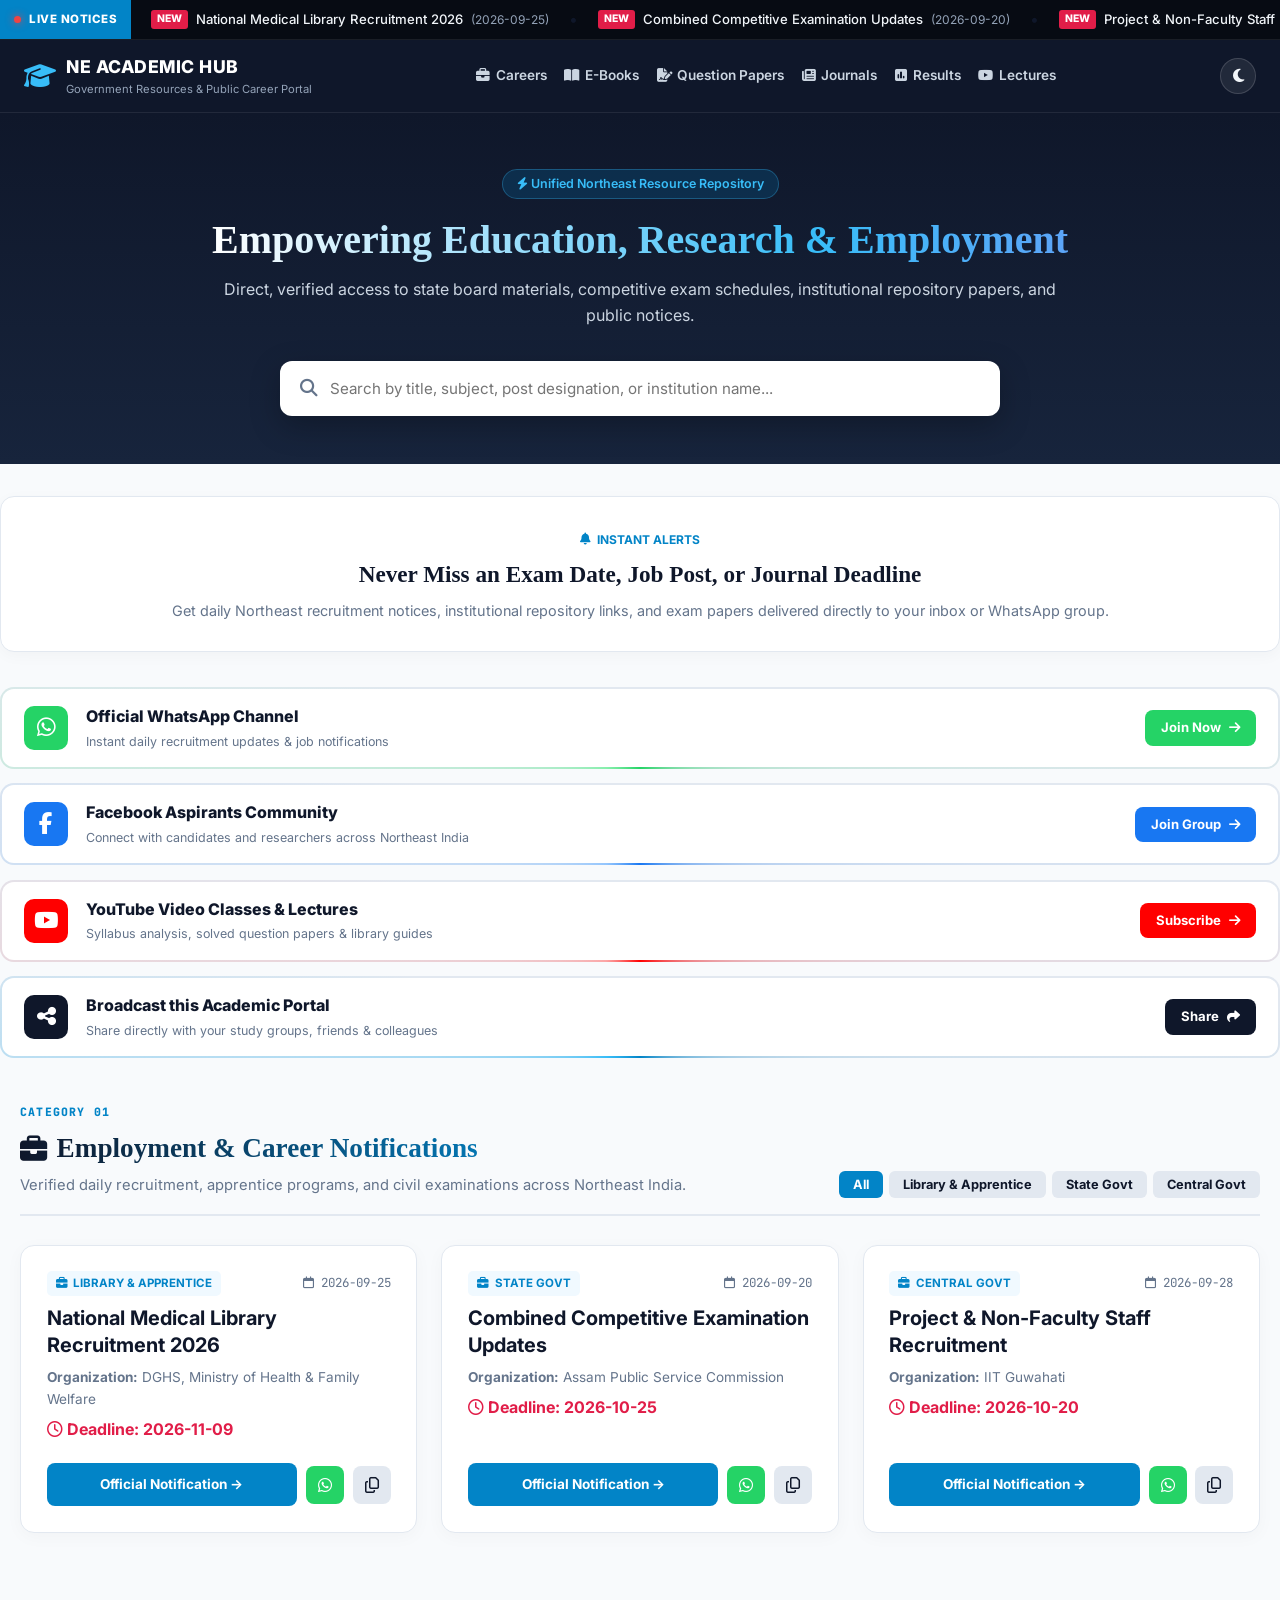
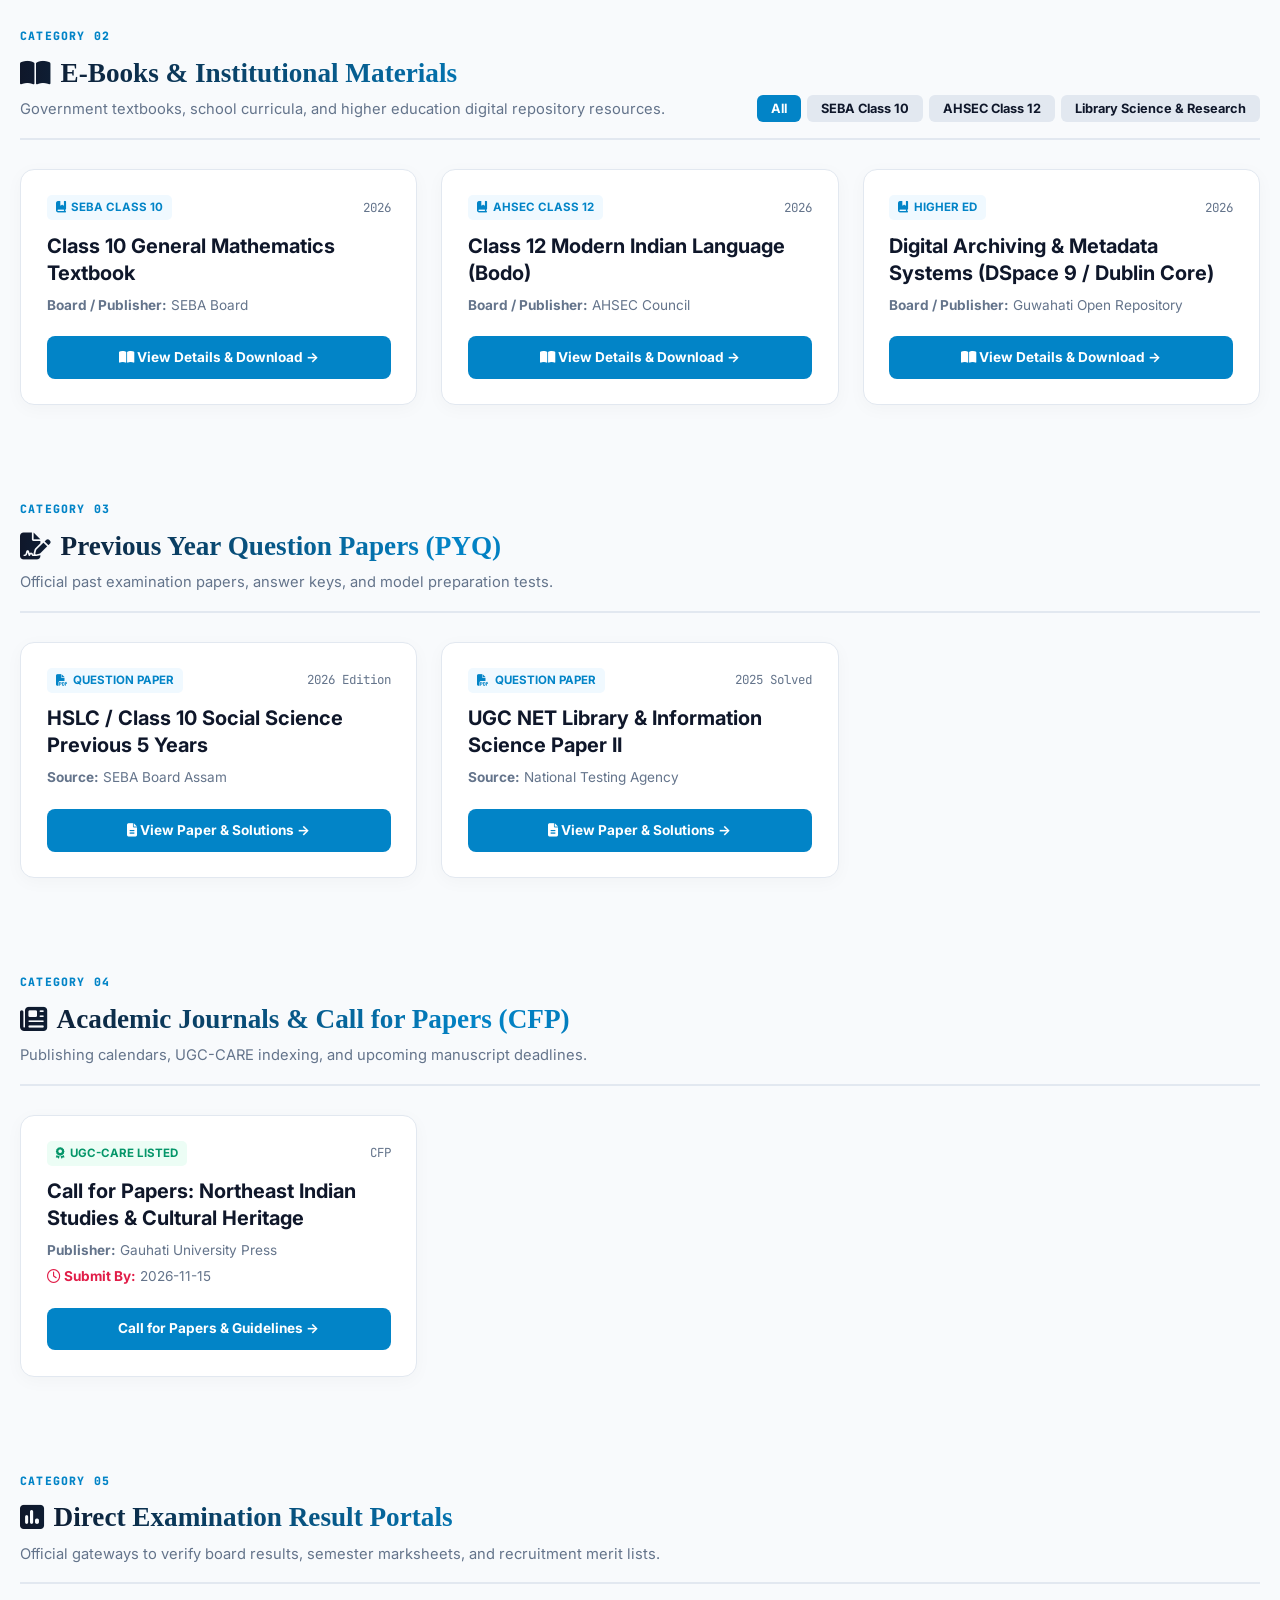
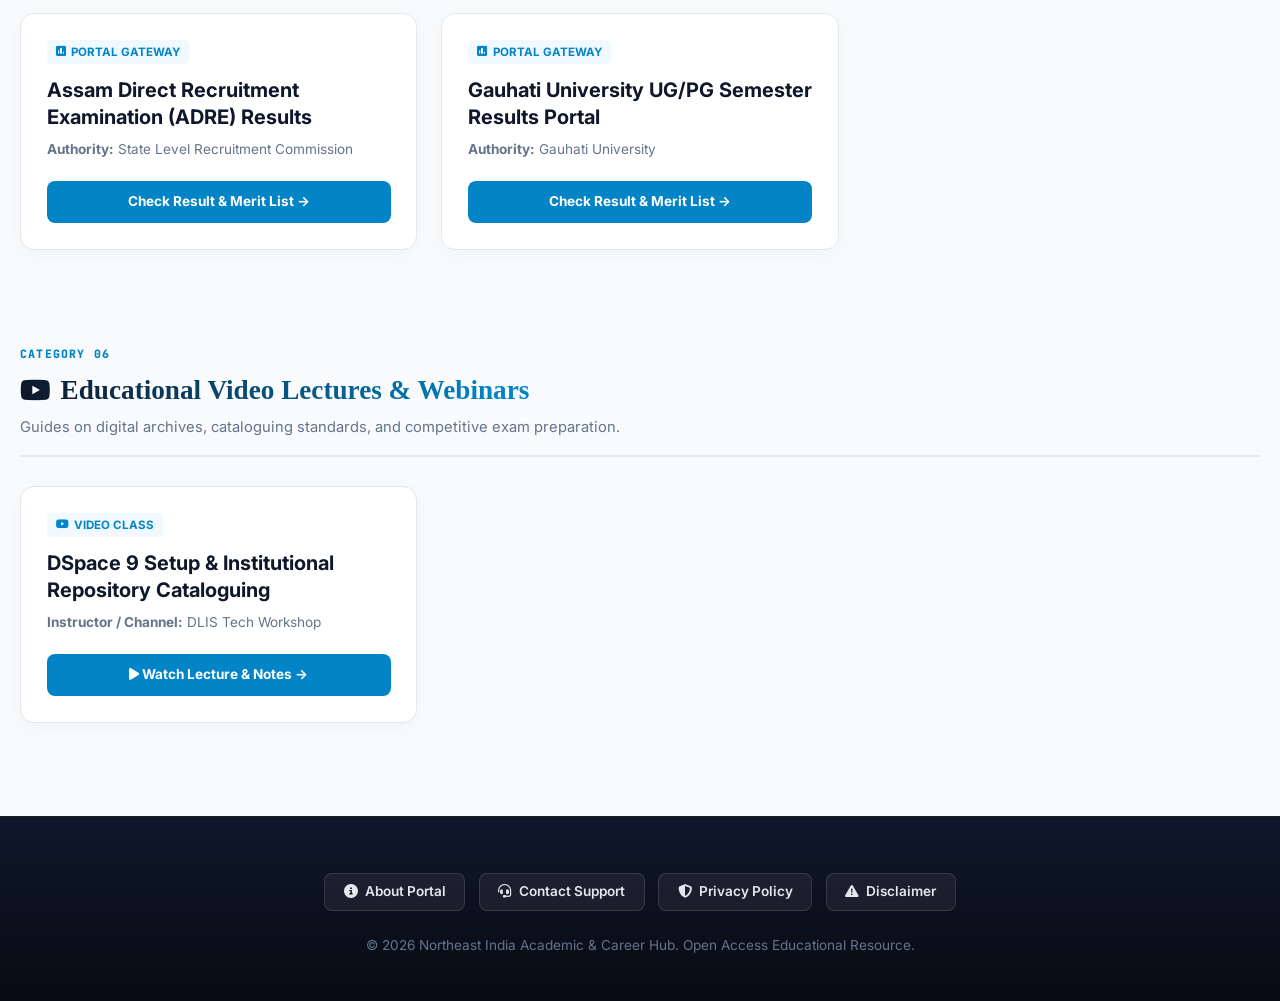
<file: index.html>
<!DOCTYPE html>
<html lang="en">
<head>
  <meta charset="UTF-8" />
  <meta name="viewport" content="width=device-width, initial-scale=1.0" />
  <title>NE Academic Hub | Northeast India Academic & Career Portal</title>

  <!-- Open Graph & Social Media Preview Meta -->
  <meta property="og:type" content="website" />
  <meta property="og:site_name" content="NE Academic Hub" />
  <meta property="og:title" content="NE Academic Hub | Northeast India Academic & Career Portal" />
  <meta property="og:description" content="Verified employment notifications, state board materials, institutional repository resources, and competitive exam updates across Northeast India." />
  <meta property="og:url" content="https://prakashboro1887-max.github.io/Northeast-India/" />
  <meta name="theme-color" content="#0f172a" />
  <meta name="description" content="Verified employment notifications, state board materials, institutional repository resources, and competitive exam updates across Northeast India." />

  <!-- Fonts & Icons -->
  <link rel="preconnect" href="https://fonts.googleapis.com">
  <link rel="preconnect" href="https://fonts.gstatic.com" crossorigin>
  <link href="https://fonts.googleapis.com/css2?family=Inter:wght@400;500;600;700;800&family=JetBrains+Mono:wght@500;600;700&display=swap" rel="stylesheet">
  <link rel="stylesheet" href="https://cdnjs.cloudflare.com/ajax/libs/font-awesome/6.4.0/css/all.min.css" />

  <style>
    :root {
      --primary: #0284c7;
      --primary-hover: #0369a1;
      --primary-dark: #0f172a;
      --primary-light: #f0f9ff;
      --accent: #e11d48;
      --bg-main: #f8fafc;
      --card-bg: #ffffff;
      --border-color: #e2e8f0;
      --text-main: #0f172a;
      --text-muted: #64748b;
      --font-serif: 'Bookman Old Style', 'Bookman', 'URW Bookman L', 'Georgia', serif;
      --font-sans: 'Inter', -apple-system, BlinkMacSystemFont, sans-serif;
      --font-mono: 'JetBrains Mono', monospace;
    }

    body.dark-mode {
      --bg-main: #070b13;
      --card-bg: #0f172a;
      --border-color: #1e293b;
      --text-main: #f1f5f9;
      --text-muted: #94a3b8;
      --primary-light: rgba(2, 132, 199, 0.15);
    }

    * { box-sizing: border-box; margin: 0; padding: 0; font-family: var(--font-sans); }
    body { background-color: var(--bg-main); color: var(--text-main); line-height: 1.6; transition: background-color 0.3s ease, color 0.3s ease; -webkit-font-smoothing: antialiased; }

    /* 1. TICKER STRIP */
    .ticker-wrapper {
      background-color: #070b13;
      display: flex;
      align-items: center;
      height: 40px;
      overflow: hidden;
      border-bottom: 1px solid rgba(255, 255, 255, 0.08);
    }

    .ticker-badge {
      background-color: var(--primary);
      color: #fff;
      height: 100%;
      display: flex;
      align-items: center;
      gap: 8px;
      padding: 0 14px;
      font-size: 0.72rem;
      font-weight: 800;
      letter-spacing: 0.5px;
      white-space: nowrap;
      z-index: 10;
    }

    .pulse-dot {
      width: 7px;
      height: 7px;
      background-color: #ef4444;
      border-radius: 50%;
      box-shadow: 0 0 8px #ef4444;
      animation: pulseDotAnim 1.5s infinite;
    }

    @keyframes pulseDotAnim {
      0%, 100% { opacity: 1; transform: scale(1); }
      50% { opacity: 0.4; transform: scale(1.3); }
    }

    .ticker-content { flex: 1; overflow: hidden; }
    .ticker-slider { display: flex; white-space: nowrap; animation: scrollTicker 32s linear infinite; }
    .ticker-wrapper:hover .ticker-slider { animation-play-state: paused; }
    @keyframes scrollTicker { 0% { transform: translateX(0); } 100% { transform: translateX(-50%); } }

    .ticker-node { display: inline-flex; align-items: center; gap: 8px; padding: 0 20px; font-size: 0.82rem; }
    .pill-new { background: var(--accent); color: #fff; padding: 1px 6px; border-radius: 3px; font-size: 0.65rem; font-weight: 800; }
    .ticker-date { color: #94a3b8; font-size: 0.75rem; }
    .ticker-anchor { color: #f1f5f9; text-decoration: none; font-weight: 500; }
    .ticker-anchor:hover { color: #38bdf8; text-decoration: underline; }

    /* 2. TOP NAV */
    .top-nav {
      background-color: #0f172a;
      border-bottom: 1px solid rgba(255, 255, 255, 0.08);
      position: sticky;
      top: 0;
      z-index: 1000;
      padding: 0.8rem 1.5rem;
    }

    .nav-container {
      max-width: 1280px;
      margin: 0 auto;
      display: flex;
      justify-content: space-between;
      align-items: center;
    }

    .brand { display: flex; align-items: center; gap: 10px; text-decoration: none; }
    .brand-icon { font-size: 1.6rem; color: #38bdf8; }
    .brand-title { display: block; font-size: 1.1rem; font-weight: 800; color: #fff; letter-spacing: 0.5px; }
    .brand-subtitle { display: block; font-size: 0.7rem; color: #94a3b8; }

    .nav-links { display: flex; align-items: center; gap: 1.1rem; }
    .nav-links a { color: #cbd5e1; text-decoration: none; font-size: 0.85rem; font-weight: 600; transition: color 0.2s ease; display: inline-flex; align-items: center; gap: 0.35rem; }
    .nav-links a:hover { color: #38bdf8; }

    .nav-controls { display: flex; align-items: center; gap: 0.6rem; }

    .theme-toggle-btn {
      background: rgba(255, 255, 255, 0.08);
      border: 1px solid rgba(255, 255, 255, 0.15);
      color: #f1f5f9;
      width: 36px;
      height: 36px;
      border-radius: 50%;
      cursor: pointer;
      display: inline-flex;
      align-items: center;
      justify-content: center;
      font-size: 0.95rem;
      transition: all 0.2s;
    }
    .theme-toggle-btn:hover { background: var(--primary); border-color: var(--primary); color: #fff; }

    .mobile-menu-btn {
      display: none;
      background: transparent;
      border: 1px solid rgba(255, 255, 255, 0.15);
      color: #f1f5f9;
      width: 36px;
      height: 36px;
      border-radius: 8px;
      cursor: pointer;
      align-items: center;
      justify-content: center;
      font-size: 1.1rem;
    }

    /* 3. HERO & SEARCH DASHBOARD */
    .hero-dashboard {
      background: linear-gradient(180deg, #0f172a 0%, #17243c 100%);
      color: #fff;
      padding: 3.5rem 1.25rem 3rem 1.25rem;
      text-align: center;
    }

    .hero-inner { max-width: 860px; margin: 0 auto; }
    .hero-chip {
      background: rgba(2, 132, 199, 0.2);
      border: 1px solid rgba(56, 189, 248, 0.3);
      color: #38bdf8;
      padding: 4px 14px;
      border-radius: 20px;
      font-size: 0.78rem;
      font-weight: 600;
      display: inline-block;
      margin-bottom: 1rem;
    }

    .hero-dashboard h1 {
      font-family: var(--font-serif);
      font-size: 2.5rem;
      font-weight: 700;
      line-height: 1.25;
      margin-bottom: 0.8rem;
      background: linear-gradient(90deg, #ffffff 0%, #38bdf8 35%, #818cf8 65%, #ffffff 100%);
      background-size: 200% auto;
      -webkit-background-clip: text;
      -webkit-text-fill-color: transparent;
      animation: movingAurora 6s linear infinite;
    }

    @keyframes movingAurora {
      0% { background-position: 0% 50%; }
      100% { background-position: 200% 50%; }
    }

    .hero-dashboard p { color: #cbd5e1; font-size: 1rem; margin-bottom: 2rem; }

    .search-panel {
      background: #ffffff;
      padding: 6px;
      border-radius: 12px;
      box-shadow: 0 10px 30px rgba(0, 0, 0, 0.25);
      max-width: 720px;
      margin: 0 auto;
    }

    body.dark-mode .search-panel { background: #1e293b; }

    .search-input-group { display: flex; align-items: center; padding: 0 14px; }
    .search-icon { color: var(--text-muted); font-size: 1.1rem; margin-right: 12px; }
    .search-input-group input { width: 100%; border: none; outline: none; padding: 12px 0; font-size: 0.95rem; color: var(--text-main); background: transparent; }
    body.dark-mode .search-input-group input { color: #fff; }

    /* 4. INSTANT ALERTS CARD */
    .alerts-card-wrap {
      background: var(--card-bg);
      border: 1px solid var(--border-color);
      border-radius: 14px;
      padding: 1.8rem 2rem;
      margin: 2rem auto 0 auto;
      max-width: 1280px;
      text-align: center;
      box-shadow: 0 4px 15px rgba(15, 23, 42, 0.03);
    }

    .alerts-tag {
      font-size: 0.75rem;
      font-weight: 700;
      color: var(--primary);
      text-transform: uppercase;
      display: inline-flex;
      align-items: center;
      justify-content: center;
      gap: 0.4rem;
      margin: 0 auto 0.45rem auto;
    }

    .alerts-title {
      font-family: var(--font-serif);
      font-size: 1.45rem;
      font-weight: 700;
      color: var(--text-main);
      margin-bottom: 0.35rem;
    }

    .alerts-desc { color: var(--text-muted); font-size: 0.9rem; margin-bottom: 0; }

    /* 5. SOCIAL MEDIA HUB */
    .middle-social-hub {
      max-width: 1280px;
      margin: 2.2rem auto 0 auto;
    }

    .social-list-stack {
      display: flex;
      flex-direction: column;
      gap: 0.9rem;
    }

    .social-moving-card {
      position: relative;
      border-radius: 14px;
      padding: 2px;
      overflow: hidden;
      text-decoration: none;
      display: block;
      transition: transform 0.25s ease, box-shadow 0.25s ease;
      cursor: pointer;
      background: var(--border-color);
    }

    .social-moving-card:hover {
      transform: translateY(-2px);
      box-shadow: 0 10px 25px -5px rgba(0, 0, 0, 0.08);
    }

    .social-moving-card::before {
      content: '';
      position: absolute;
      top: -100%;
      left: -100%;
      width: 300%;
      height: 300%;
      background: conic-gradient(
        from 0deg,
        transparent 0deg,
        transparent 90deg,
        var(--glow-color, #0284c7) 180deg,
        var(--glow-accent, #38bdf8) 220deg,
        transparent 280deg,
        transparent 360deg
      );
      animation: rotateDancingBorder 3.5s linear infinite;
      z-index: 1;
    }

    @keyframes rotateDancingBorder {
      0% { transform: rotate(0deg); }
      100% { transform: rotate(360deg); }
    }

    .social-card-inner {
      position: relative;
      z-index: 2;
      background: var(--card-bg);
      border-radius: 12px;
      padding: 0.95rem 1.4rem;
      display: flex;
      align-items: center;
      justify-content: space-between;
      color: var(--text-main);
    }

    .social-card-lead { display: flex; align-items: center; gap: 1.1rem; }
    .social-card-icon {
      width: 44px;
      height: 44px;
      border-radius: 10px;
      display: flex;
      align-items: center;
      justify-content: center;
      font-size: 1.35rem;
      color: #ffffff;
      flex-shrink: 0;
    }

    .social-title-text { font-size: 1rem; font-weight: 800; color: var(--text-main); display: block; }
    .social-sub-text { font-size: 0.78rem; color: var(--text-muted); display: block; margin-top: 2px; }
    .social-arrow-badge {
      display: inline-flex;
      align-items: center;
      gap: 0.45rem;
      font-size: 0.82rem;
      font-weight: 700;
      padding: 0.45rem 1rem;
      border-radius: 8px;
      color: #ffffff;
      flex-shrink: 0;
    }

    .theme-wa { --glow-color: #25d366; --glow-accent: #86efac; }
    .theme-wa .social-card-icon { background: #25d366; }
    .theme-wa .social-arrow-badge { background: #25d366; }

    .theme-fb { --glow-color: #1877f2; --glow-accent: #93c5fd; }
    .theme-fb .social-card-icon { background: #1877f2; }
    .theme-fb .social-arrow-badge { background: #1877f2; }

    .theme-yt { --glow-color: #ff0000; --glow-accent: #fca5a5; }
    .theme-yt .social-card-icon { background: #ff0000; }
    .theme-yt .social-arrow-badge { background: #ff0000; }

    .theme-share { --glow-color: #0284c7; --glow-accent: #38bdf8; }
    .theme-share .social-card-icon { background: #0f172a; }
    .theme-share .social-arrow-badge { background: #0f172a; }

    /* 6. DIRECTORY SECTIONS */
    .portal-body { max-width: 1280px; margin: 2.5rem auto; padding: 0 1.25rem; }
    .directory-section { margin-bottom: 3.8rem; }

    .section-title-bar {
      display: flex;
      justify-content: space-between;
      align-items: flex-end;
      border-bottom: 2px solid var(--border-color);
      padding-bottom: 1rem;
      margin-bottom: 1.8rem;
      flex-wrap: wrap;
      gap: 15px;
    }

    .step-num {
      font-size: 0.72rem;
      font-weight: 800;
      color: var(--primary);
      text-transform: uppercase;
      letter-spacing: 1.2px;
      font-family: var(--font-mono);
    }

    .title-details h2 {
      font-family: var(--font-serif);
      font-size: 1.7rem;
      font-weight: 700;
      margin-top: 4px;
      display: flex;
      align-items: center;
      gap: 0.6rem;
      background: linear-gradient(90deg, #0f172a 0%, #0284c7 40%, #0369a1 75%, #0f172a 100%);
      background-size: 200% auto;
      -webkit-background-clip: text;
      -webkit-text-fill-color: transparent;
      animation: movingAurora 7s linear infinite;
    }

    body.dark-mode .title-details h2 {
      background: linear-gradient(90deg, #f8fafc 0%, #38bdf8 40%, #818cf8 75%, #f8fafc 100%);
      background-size: 200% auto;
      -webkit-background-clip: text;
      -webkit-text-fill-color: transparent;
    }

    .title-details p { color: var(--text-muted); font-size: 0.92rem; margin-top: 0.2rem; }

    .filter-controls { display: flex; gap: 6px; flex-wrap: wrap; }
    .pill-filter {
      background: var(--border-color);
      border: none;
      color: var(--text-main);
      padding: 6px 14px;
      border-radius: 6px;
      font-size: 0.8rem;
      font-weight: 700;
      cursor: pointer;
      transition: all 0.2s ease;
    }
    .pill-filter:hover { opacity: 0.85; }
    .pill-filter.active { background: var(--primary); color: #fff; }

    /* 7. PORTAL CARDS & ACTION ROW */
    .grid-layout {
      display: grid;
      grid-template-columns: repeat(auto-fill, minmax(330px, 1fr));
      gap: 1.5rem;
      min-height: 120px;
    }

    .portal-card {
      background: var(--card-bg);
      border: 1px solid var(--border-color);
      border-radius: 14px;
      padding: 1.6rem;
      display: flex;
      flex-direction: column;
      justify-content: space-between;
      box-shadow: 0 4px 18px rgba(15, 23, 42, 0.03);
      transition: transform 0.25s ease, box-shadow 0.25s ease, border-color 0.25s ease;
    }

    .portal-card:hover {
      transform: translateY(-4px);
      border-color: #bae6fd;
      box-shadow: 0 12px 30px rgba(2, 132, 199, 0.1);
    }

    .card-meta-top {
      display: flex;
      justify-content: space-between;
      align-items: center;
      margin-bottom: 0.8rem;
    }

    .badge-cat {
      display: inline-flex;
      align-items: center;
      gap: 0.35rem;
      background: var(--primary-light);
      color: var(--primary);
      padding: 3px 9px;
      border-radius: 5px;
      font-size: 0.72rem;
      font-weight: 700;
      text-transform: uppercase;
    }

    .badge-new-pulse {
      display: inline-flex;
      align-items: center;
      gap: 0.35rem;
      background: #fff1f2;
      color: #e11d48;
      border: 1px solid #fecdd3;
      padding: 2px 7px;
      border-radius: 12px;
      font-size: 0.68rem;
      font-weight: 800;
      letter-spacing: 0.5px;
    }

    .badge-new-dot {
      width: 6px;
      height: 6px;
      background-color: #e11d48;
      border-radius: 50%;
      animation: pulseDotAnim 1.4s infinite ease-in-out;
    }

    .date-badge { color: var(--text-muted); font-size: 0.78rem; font-family: var(--font-mono); }

    .portal-card h3 {
      font-family: var(--font-serif);
      font-size: 1.25rem;
      font-weight: 700;
      color: var(--text-main);
      line-height: 1.35;
      margin-bottom: 0.5rem;
    }

    .card-subtext { font-size: 0.85rem; color: var(--text-muted); margin-bottom: 0.25rem; }

    .card-action-row {
      display: flex;
      align-items: center;
      gap: 0.55rem;
      margin-top: 1.3rem;
    }

    .btn-card-primary {
      flex: 1;
      text-align: center;
      background: var(--primary);
      color: #ffffff !important;
      text-decoration: none;
      padding: 0.65rem 1rem;
      border-radius: 8px;
      font-weight: 700;
      font-size: 0.85rem;
      transition: all 0.2s ease;
      display: inline-flex;
      align-items: center;
      justify-content: center;
      gap: 0.4rem;
      border: none;
    }

    .btn-card-primary:hover { background: var(--primary-hover); transform: translateY(-1px); }

    .btn-card-icon {
      width: 38px;
      height: 38px;
      border-radius: 8px;
      display: inline-flex;
      align-items: center;
      justify-content: center;
      font-size: 1rem;
      cursor: pointer;
      border: none;
      transition: transform 0.2s ease;
      flex-shrink: 0;
    }

    .btn-card-icon:hover { transform: translateY(-1px); }
    .btn-icon-wa { background: #25d366; color: #fff; }
    .btn-icon-copy { background: var(--border-color); color: var(--text-main); }

    /* 8. PAGINATION */
    .pagination-toolbar {
      display: flex;
      align-items: center;
      justify-content: center;
      gap: 0.4rem;
      margin: 1.8rem 0 2.5rem 0;
      flex-wrap: wrap;
    }

    .pagination-btn {
      border: 1px solid var(--border-color);
      background: var(--card-bg);
      color: var(--text-main);
      padding: 0.45rem 0.9rem;
      border-radius: 6px;
      font-size: 0.88rem;
      font-weight: 700;
      cursor: pointer;
      transition: all 0.2s ease;
    }

    .pagination-btn:hover:not(:disabled) { border-color: var(--primary); }
    .pagination-btn.active { background: var(--primary); color: #ffffff; border-color: var(--primary); }
    .pagination-btn:disabled { opacity: 0.4; cursor: not-allowed; }

    /* 9. EXECUTIVE CRYSTAL FOOTER */
    .portal-footer {
      background: linear-gradient(180deg, #0f172a 0%, #070b13 100%);
      color: #94a3b8;
      padding: 3.5rem 1.5rem 2.8rem 1.5rem;
      text-align: center;
      border-top: 1px solid rgba(255, 255, 255, 0.08);
      margin-top: 4rem;
    }

    .footer-nav {
      display: flex;
      justify-content: center;
      gap: 0.85rem;
      margin-bottom: 1.5rem;
      flex-wrap: wrap;
    }

    .footer-nav a {
      color: #e2e8f0 !important;
      text-decoration: none !important;
      font-size: 0.85rem;
      font-weight: 600;
      padding: 0.45rem 1.15rem;
      border-radius: 8px;
      background: rgba(255, 255, 255, 0.06);
      border: 1px solid rgba(255, 255, 255, 0.12);
      transition: all 0.2s ease;
      display: inline-flex;
      align-items: center;
      gap: 0.45rem;
    }

    .footer-nav a:hover {
      background: rgba(56, 189, 248, 0.15);
      border-color: #38bdf8;
      color: #38bdf8 !important;
      transform: translateY(-2px);
    }

    .footer-copy { font-size: 0.85rem; color: #64748b; margin-top: 0.6rem; }

    /* 10. PREVIEW MODAL */
    .modal-backdrop {
      display: none;
      position: fixed;
      inset: 0;
      background: rgba(15, 23, 42, 0.75);
      backdrop-filter: blur(5px);
      z-index: 10000;
      align-items: center;
      justify-content: center;
      padding: 1rem;
    }

    .modal-dialog {
      background: var(--card-bg);
      width: 100%;
      max-width: 950px;
      max-height: 90vh;
      border-radius: 14px;
      display: flex;
      flex-direction: column;
      overflow: hidden;
      box-shadow: 0 25px 50px -12px rgba(0, 0, 0, 0.35);
    }

    .modal-head {
      display: flex;
      justify-content: space-between;
      align-items: center;
      padding: 1rem 1.5rem;
      background: #0f172a;
      color: #ffffff;
    }

    .modal-close { background: none; border: none; color: #94a3b8; font-size: 1.6rem; cursor: pointer; }
    .modal-body-frame { flex: 1; min-height: 520px; background: #f1f5f9; }

    /* 11. MOBILE MEDIA QUERIES */
    @media (max-width: 992px) {
      .mobile-menu-btn { display: inline-flex; }
      .nav-links {
        display: none;
        flex-direction: column;
        position: absolute;
        top: 100%;
        left: 0;
        right: 0;
        background: #0f172a;
        padding: 1rem 1.5rem;
        border-bottom: 1px solid rgba(255, 255, 255, 0.1);
        gap: 0.85rem;
      }
      .nav-links.mobile-open { display: flex; }
      .nav-links a {
        padding: 0.5rem 0;
        width: 100%;
        font-size: 0.95rem;
        border-bottom: 1px solid rgba(255, 255, 255, 0.05);
      }
      .hero-dashboard h1 { font-size: 2rem; }
      .grid-layout { grid-template-columns: 1fr; }
      .section-title-bar { flex-direction: column; align-items: flex-start; }
    }

    @media (max-width: 600px) {
      .alerts-links { flex-direction: column; }
      .alerts-btn { width: 100%; justify-content: center; }
      .hero-dashboard { padding: 2.5rem 1rem 2rem 1rem; }
      .hero-dashboard h1 { font-size: 1.65rem; }
      .portal-body { padding: 0 1rem; margin: 1.5rem auto; }
      .portal-card { padding: 1.25rem; }
    }
  </style>
</head>
<body oncontextmenu="return false;">

  <!-- 1. LIVE NOTIFICATION TICKER -->
  <div class="ticker-wrapper" id="tickerContainer">
    <div class="ticker-badge">
      <span class="pulse-dot"></span> LIVE NOTICES
    </div>
    <div class="ticker-content">
      <div class="ticker-slider" id="tickerTrack"></div>
    </div>
  </div>

  <!-- 2. INSTITUTIONAL TOP BAR -->
  <header class="top-nav">
    <div class="nav-container">
      <a href="index.html" class="brand">
        <i class="fa-solid fa-graduation-cap brand-icon"></i>
        <div class="brand-text">
          <span class="brand-title">NE ACADEMIC HUB</span>
          <span class="brand-subtitle">Government Resources & Public Career Portal</span>
        </div>
      </a>

      <!-- Desktop & Mobile Collapsible Menu -->
      <nav class="nav-links" id="mainNavLinks">
        <a href="#section-career"><i class="fa-solid fa-briefcase"></i> Careers</a>
        <a href="#section-ebooks"><i class="fa-solid fa-book-open"></i> E-Books</a>
        <a href="#section-pyq"><i class="fa-solid fa-file-signature"></i> Question Papers</a>
        <a href="#section-journals"><i class="fa-solid fa-newspaper"></i> Journals</a>
        <a href="#section-results"><i class="fa-solid fa-square-poll-vertical"></i> Results</a>
        <a href="#section-media"><i class="fa-brands fa-youtube"></i> Lectures</a>
      </nav>

      <!-- Nav Controls: Theme Toggle & Mobile Hamburger -->
      <div class="nav-controls">
        <button id="themeToggleBtn" class="theme-toggle-btn" onclick="toggleTheme()" title="Switch Dark/Light Theme">
          <i class="fa-solid fa-moon" id="themeIcon"></i>
        </button>
        <button class="mobile-menu-btn" onclick="toggleMobileNav()" title="Toggle Navigation">
          <i class="fa-solid fa-bars" id="menuToggleIcon"></i>
        </button>
      </div>
    </div>
  </header>

  <!-- 3. HERO & SEARCH DASHBOARD -->
  <section class="hero-dashboard">
    <div class="hero-inner">
      <span class="hero-chip"><i class="fa-solid fa-bolt"></i> Unified Northeast Resource Repository</span>
      <h1>Empowering Education, Research & Employment</h1>
      <p>Direct, verified access to state board materials, competitive exam schedules, institutional repository papers, and public notices.</p>

      <div class="search-panel">
        <div class="search-input-group">
          <i class="fa-solid fa-magnifying-glass search-icon"></i>
          <input type="text" id="masterSearch" placeholder="Search by title, subject, post designation, or institution name..." onkeyup="executeGlobalSearch()" />
        </div>
      </div>
    </div>
  </section>

  <!-- 4. INSTANT ALERTS CARD -->
  <div class="alerts-card-wrap">
    <span class="alerts-tag"><i class="fa-solid fa-bell"></i> Instant Alerts</span>
    <h3 class="alerts-title">Never Miss an Exam Date, Job Post, or Journal Deadline</h3>
    <p class="alerts-desc">Get daily Northeast recruitment notices, institutional repository links, and exam papers delivered directly to your inbox or WhatsApp group.</p>
  </div>

  <!-- 5. SOCIAL MEDIA HUB IN THE MIDDLE -->
  <div class="middle-social-hub">
    <div class="social-list-stack">

      <!-- 1. WhatsApp Channel -->
      <a href="https://whatsapp.com/channel/0029Va..." target="_blank" rel="noopener noreferrer" class="social-moving-card theme-wa">
        <div class="social-card-inner">
          <div class="social-card-lead">
            <div class="social-card-icon"><i class="fa-brands fa-whatsapp"></i></div>
            <div>
              <span class="social-title-text">Official WhatsApp Channel</span>
              <span class="social-sub-text">Instant daily recruitment updates & job notifications</span>
            </div>
          </div>
          <span class="social-arrow-badge">Join Now <i class="fa-solid fa-arrow-right"></i></span>
        </div>
      </a>

      <!-- 2. Facebook Group -->
      <a href="https://facebook.com" target="_blank" rel="noopener noreferrer" class="social-moving-card theme-fb">
        <div class="social-card-inner">
          <div class="social-card-lead">
            <div class="social-card-icon"><i class="fa-brands fa-facebook-f"></i></div>
            <div>
              <span class="social-title-text">Facebook Aspirants Community</span>
              <span class="social-sub-text">Connect with candidates and researchers across Northeast India</span>
            </div>
          </div>
          <span class="social-arrow-badge">Join Group <i class="fa-solid fa-arrow-right"></i></span>
        </div>
      </a>

      <!-- 3. YouTube Channel -->
      <a href="https://youtube.com" target="_blank" rel="noopener noreferrer" class="social-moving-card theme-yt">
        <div class="social-card-inner">
          <div class="social-card-lead">
            <div class="social-card-icon"><i class="fa-brands fa-youtube"></i></div>
            <div>
              <span class="social-title-text">YouTube Video Classes & Lectures</span>
              <span class="social-sub-text">Syllabus analysis, solved question papers & library guides</span>
            </div>
          </div>
          <span class="social-arrow-badge">Subscribe <i class="fa-solid fa-arrow-right"></i></span>
        </div>
      </a>

      <!-- 4. Broadcast Share -->
      <div class="social-moving-card theme-share" onclick="sharePortalLink()">
        <div class="social-card-inner">
          <div class="social-card-lead">
            <div class="social-card-icon"><i class="fa-solid fa-share-nodes"></i></div>
            <div>
              <span class="social-title-text">Broadcast this Academic Portal</span>
              <span class="social-sub-text">Share directly with your study groups, friends & colleagues</span>
            </div>
          </div>
          <span class="social-arrow-badge">Share <i class="fa-solid fa-share"></i></span>
        </div>
      </div>

    </div>
  </div>

  <!-- 6. MAIN DIRECTORY -->
  <main class="portal-body">

    <!-- Category 01: Careers -->
    <section id="section-career" class="directory-section">
      <div class="section-title-bar">
        <div class="title-details">
          <span class="step-num">Category 01</span>
          <h2><i class="fa-solid fa-briefcase"></i> Employment & Career Notifications</h2>
          <p>Verified daily recruitment, apprentice programs, and civil examinations across Northeast India.</p>
        </div>
        <div class="filter-controls">
          <button class="pill-filter active" onclick="filterCareer('All')">All</button>
          <button class="pill-filter" onclick="filterCareer('Library & Apprentice')">Library & Apprentice</button>
          <button class="pill-filter" onclick="filterCareer('State Govt')">State Govt</button>
          <button class="pill-filter" onclick="filterCareer('Central Govt')">Central Govt</button>
        </div>
      </div>
      <div class="grid-layout" id="careerGrid"></div>
      <div class="pagination-toolbar" id="careerPagination"></div>
    </section>

    <!-- Category 02: E-Books -->
    <section id="section-ebooks" class="directory-section">
      <div class="section-title-bar">
        <div class="title-details">
          <span class="step-num">Category 02</span>
          <h2><i class="fa-solid fa-book-open"></i> E-Books & Institutional Materials</h2>
          <p>Government textbooks, school curricula, and higher education digital repository resources.</p>
        </div>
        <div class="filter-controls">
          <button class="pill-filter active" onclick="filterEbooks('All')">All</button>
          <button class="pill-filter" onclick="filterEbooks('SEBA Class 10')">SEBA Class 10</button>
          <button class="pill-filter" onclick="filterEbooks('AHSEC Class 12')">AHSEC Class 12</button>
          <button class="pill-filter" onclick="filterEbooks('Higher Ed')">Library Science & Research</button>
        </div>
      </div>
      <div class="grid-layout" id="ebooksGrid"></div>
      <div class="pagination-toolbar" id="ebooksPagination"></div>
    </section>

    <!-- Category 03: PYQ -->
    <section id="section-pyq" class="directory-section">
      <div class="section-title-bar">
        <div class="title-details">
          <span class="step-num">Category 03</span>
          <h2><i class="fa-solid fa-file-signature"></i> Previous Year Question Papers (PYQ)</h2>
          <p>Official past examination papers, answer keys, and model preparation tests.</p>
        </div>
      </div>
      <div class="grid-layout" id="pyqGrid"></div>
      <div class="pagination-toolbar" id="pyqPagination"></div>
    </section>

    <!-- Category 04: Journals -->
    <section id="section-journals" class="directory-section">
      <div class="section-title-bar">
        <div class="title-details">
          <span class="step-num">Category 04</span>
          <h2><i class="fa-solid fa-newspaper"></i> Academic Journals & Call for Papers (CFP)</h2>
          <p>Publishing calendars, UGC-CARE indexing, and upcoming manuscript deadlines.</p>
        </div>
      </div>
      <div class="grid-layout" id="journalsGrid"></div>
      <div class="pagination-toolbar" id="journalsPagination"></div>
    </section>

    <!-- Category 05: Results -->
    <section id="section-results" class="directory-section">
      <div class="section-title-bar">
        <div class="title-details">
          <span class="step-num">Category 05</span>
          <h2><i class="fa-solid fa-square-poll-vertical"></i> Direct Examination Result Portals</h2>
          <p>Official gateways to verify board results, semester marksheets, and recruitment merit lists.</p>
        </div>
      </div>
      <div class="grid-layout" id="resultsGrid"></div>
      <div class="pagination-toolbar" id="resultsPagination"></div>
    </section>

    <!-- Category 06: Media -->
    <section id="section-media" class="directory-section">
      <div class="section-title-bar">
        <div class="title-details">
          <span class="step-num">Category 06</span>
          <h2><i class="fa-brands fa-youtube"></i> Educational Video Lectures & Webinars</h2>
          <p>Guides on digital archives, cataloguing standards, and competitive exam preparation.</p>
        </div>
      </div>
      <div class="grid-layout" id="mediaGrid"></div>
      <div class="pagination-toolbar" id="mediaPagination"></div>
    </section>

  </main>

  <!-- Document Viewer Modal -->
  <div id="portalModal" class="modal-backdrop">
    <div class="modal-dialog">
      <div class="modal-head">
        <h3 id="modalHeading"><i class="fa-solid fa-file-lines"></i> Document Preview</h3>
        <button class="modal-close" onclick="closePortalModal()">&times;</button>
      </div>
      <div class="modal-body-frame" id="modalFrameContainer"></div>
    </div>
  </div>

  <!-- 7. CRYSTAL EXECUTIVE FOOTER -->
  <footer class="portal-footer">
    <div class="footer-nav">
      <a href="about.html"><i class="fa-solid fa-circle-info"></i> About Portal</a>
      <a href="contact.html"><i class="fa-solid fa-headset"></i> Contact Support</a>
      <a href="privacy.html"><i class="fa-solid fa-shield-halved"></i> Privacy Policy</a>
      <a href="disclaimer.html"><i class="fa-solid fa-triangle-exclamation"></i> Disclaimer</a>
    </div>
    <p class="footer-copy">&copy; 2026 Northeast India Academic & Career Hub. Open Access Educational Resource.</p>
  </footer>

  <!-- Script linking with cache-busting timestamp -->
  <script src="portal-data.js?v=2026.25"></script>

  <!-- Interactive Handlers -->
  <script>
    // 1. Mobile Menu Drawer Toggle
    function toggleMobileNav() {
      const links = document.getElementById('mainNavLinks');
      const icon = document.getElementById('menuToggleIcon');
      const isOpen = links.classList.toggle('mobile-open');
      icon.className = isOpen ? 'fa-solid fa-xmark' : 'fa-solid fa-bars';
    }

    // 2. Dark/Light Mode Switcher
    function toggleTheme() {
      const isDark = document.body.classList.toggle('dark-mode');
      const icon = document.getElementById('themeIcon');
      if (icon) {
        icon.className = isDark ? 'fa-solid fa-sun' : 'fa-solid fa-moon';
      }
      localStorage.setItem('theme', isDark ? 'dark' : 'light');
    }

    (function initSavedTheme() {
      if (localStorage.getItem('theme') === 'dark') {
        document.body.classList.add('dark-mode');
        const icon = document.getElementById('themeIcon');
        if (icon) icon.className = 'fa-solid fa-sun';
      }
    })();

    // 3. Portal Broadcast Share Handler
    function sharePortalLink() {
      const text = `🌐 *NE Academic Hub | Northeast India Academic & Career Portal*\n\nAccess verified employment notifications, state board materials, and institutional research papers:\n👉 https://prakashboro1887-max.github.io/Northeast-India/`;
      if (navigator.share) {
        navigator.share({
          title: 'NE Academic Hub',
          text: text,
          url: 'https://prakashboro1887-max.github.io/Northeast-India/'
        }).catch(() => {});
      } else {
        window.open(`https://api.whatsapp.com/send?text=${encodeURIComponent(text)}`, '_blank');
      }
    }
  </script>
</body>
</html>
</file>
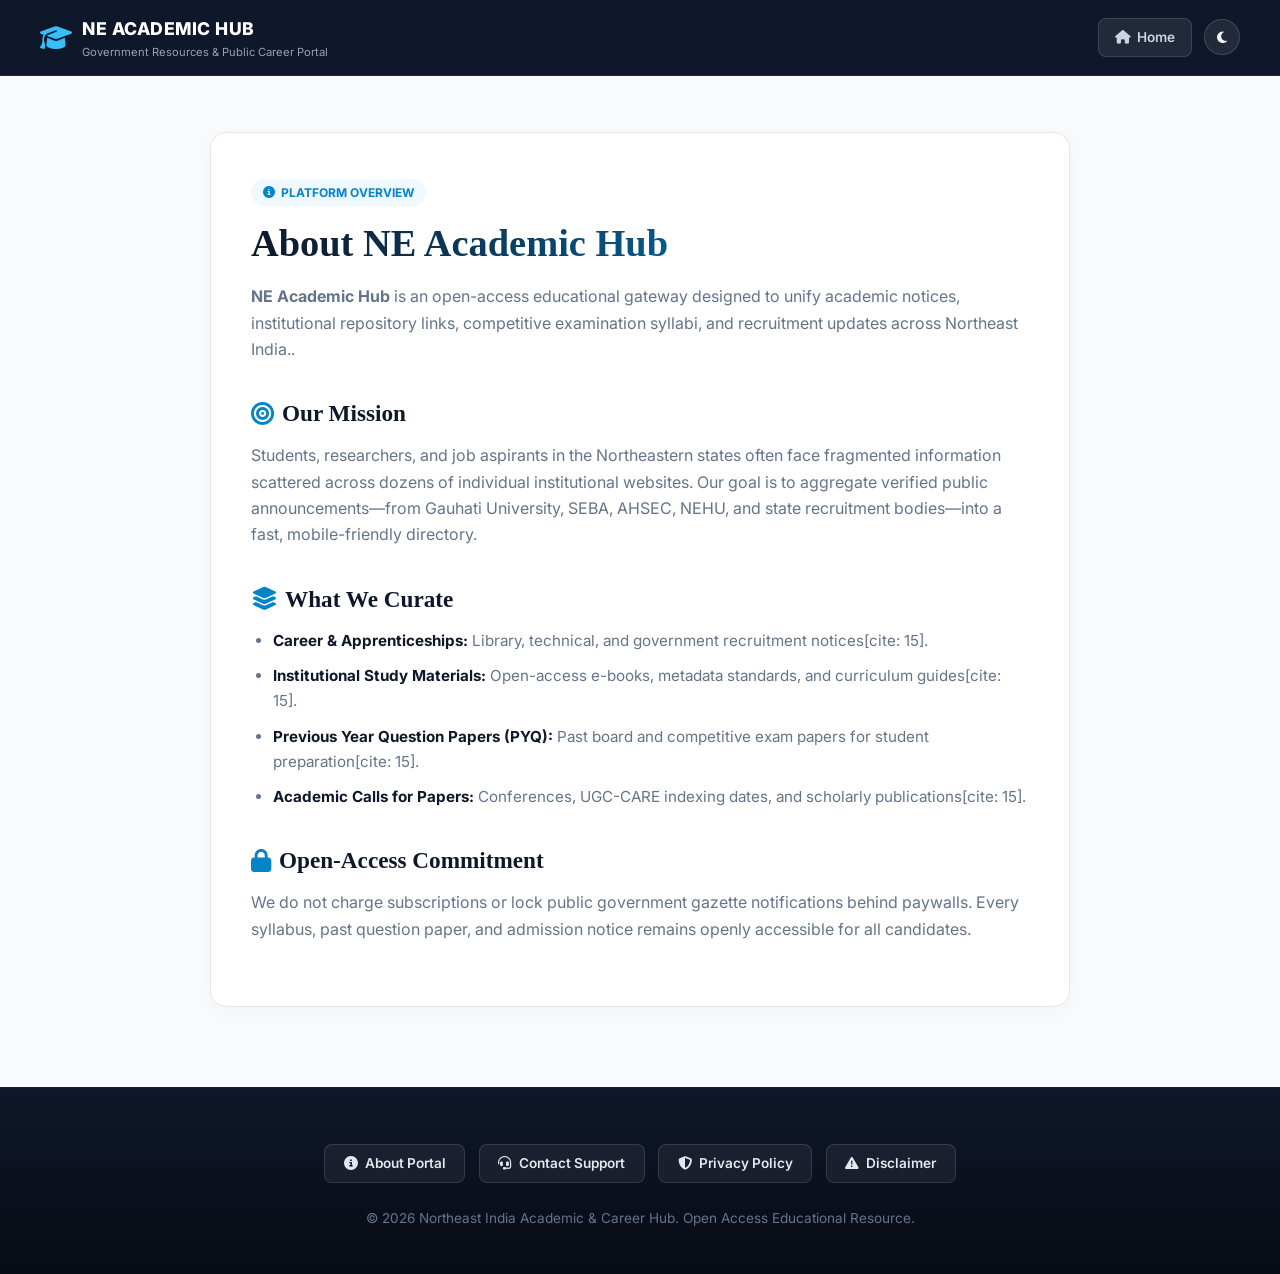
<file: about.html>
<!DOCTYPE html>
<html lang="en">
<head>
  <meta charset="UTF-8" />
  <meta name="viewport" content="width=device-width, initial-scale=1.0" />
  <title>About Portal | NE Academic Hub</title>
  
  <meta property="og:type" content="website" />
  <meta property="og:title" content="About | NE Academic Hub" />
  <meta property="og:description" content="Open-access educational gateway unifying academic notices, repository links, and recruitment updates across Northeast India." />
  <meta property="og:url" content="https://prakashboro1887-max.github.io/Northeast-India/about.html" />
  <meta name="theme-color" content="#0f172a" />

  <link rel="preconnect" href="https://fonts.googleapis.com">
  <link rel="preconnect" href="https://fonts.gstatic.com" crossorigin>
  <link href="https://fonts.googleapis.com/css2?family=Inter:wght@400;500;600;700;800&family=JetBrains+Mono:wght@500;600&display=swap" rel="stylesheet">
  <link rel="stylesheet" href="https://cdnjs.cloudflare.com/ajax/libs/font-awesome/6.4.0/css/all.min.css" />

  <style>
    :root {
      --primary: #0284c7;
      --primary-hover: #0369a1;
      --primary-dark: #0f172a;
      --primary-light: #f0f9ff;
      --bg-main: #f8fafc;
      --card-bg: #ffffff;
      --border-color: #e2e8f0;
      --text-main: #0f172a;
      --text-muted: #64748b;
      --font-serif: 'Bookman Old Style', 'Bookman', 'URW Bookman L', 'Georgia', serif;
      --font-sans: 'Inter', -apple-system, BlinkMacSystemFont, sans-serif;
    }

    body.dark-mode {
      --bg-main: #070b13;
      --card-bg: #0f172a;
      --border-color: #1e293b;
      --text-main: #f1f5f9;
      --text-muted: #94a3b8;
      --primary-light: rgba(2, 132, 199, 0.15);
    }

    * { box-sizing: border-box; margin: 0; padding: 0; font-family: var(--font-sans); }
    body { background-color: var(--bg-main); color: var(--text-main); line-height: 1.65; transition: background-color 0.3s ease, color 0.3s ease; -webkit-font-smoothing: antialiased; }

    .top-nav {
      background-color: #0f172a;
      border-bottom: 1px solid rgba(255, 255, 255, 0.08);
      position: sticky;
      top: 0;
      z-index: 1000;
      padding: 0.85rem 1.5rem;
    }

    .nav-container {
      max-width: 1200px;
      margin: 0 auto;
      display: flex;
      justify-content: space-between;
      align-items: center;
    }

    .brand { display: flex; align-items: center; gap: 10px; text-decoration: none; color: #fff; }
    .brand-icon { font-size: 1.6rem; color: #38bdf8; }
    .brand-title { display: block; font-size: 1.1rem; font-weight: 800; letter-spacing: 0.5px; }
    .brand-subtitle { display: block; font-size: 0.7rem; color: #94a3b8; }

    .nav-actions { display: flex; align-items: center; gap: 0.75rem; }
    .nav-btn-back {
      display: inline-flex;
      align-items: center;
      gap: 0.45rem;
      color: #cbd5e1;
      text-decoration: none;
      font-size: 0.85rem;
      font-weight: 600;
      padding: 0.45rem 1rem;
      border-radius: 8px;
      background: rgba(255, 255, 255, 0.08);
      border: 1px solid rgba(255, 255, 255, 0.12);
      transition: all 0.2s ease;
    }
    .nav-btn-back:hover { color: #38bdf8; background: rgba(56, 189, 248, 0.1); border-color: #38bdf8; }

    .theme-toggle-btn {
      background: rgba(255, 255, 255, 0.08);
      border: 1px solid rgba(255, 255, 255, 0.15);
      color: #f1f5f9;
      width: 36px;
      height: 36px;
      border-radius: 50%;
      cursor: pointer;
      display: inline-flex;
      align-items: center;
      justify-content: center;
      transition: all 0.2s;
    }
    .theme-toggle-btn:hover { background: var(--primary); color: #fff; }

    .page-wrapper {
      max-width: 900px;
      margin: 3.5rem auto;
      padding: 0 1.25rem;
    }

    .policy-card {
      background: var(--card-bg);
      border: 1px solid var(--border-color);
      border-radius: 16px;
      padding: 2.8rem 2.5rem;
      box-shadow: 0 4px 20px rgba(15, 23, 42, 0.03);
    }

    .badge-chip {
      background: var(--primary-light);
      color: var(--primary);
      padding: 4px 12px;
      border-radius: 20px;
      font-size: 0.75rem;
      font-weight: 700;
      display: inline-flex;
      align-items: center;
      gap: 0.35rem;
      text-transform: uppercase;
      margin-bottom: 0.8rem;
    }

    .policy-card h1 {
      font-family: var(--font-serif);
      font-size: 2.4rem;
      font-weight: 700;
      line-height: 1.25;
      margin-bottom: 1rem;
      background: linear-gradient(90deg, #0f172a 0%, #0284c7 45%, #0369a1 80%, #0f172a 100%);
      background-size: 200% auto;
      -webkit-background-clip: text;
      -webkit-text-fill-color: transparent;
      animation: movingAurora 7s linear infinite;
    }

    body.dark-mode .policy-card h1 {
      background: linear-gradient(90deg, #f8fafc 0%, #38bdf8 45%, #818cf8 80%, #f8fafc 100%);
      background-size: 200% auto;
      -webkit-background-clip: text;
      -webkit-text-fill-color: transparent;
    }

    @keyframes movingAurora {
      0% { background-position: 0% 50%; }
      100% { background-position: 200% 50%; }
    }

    .policy-card h2 {
      font-family: var(--font-serif);
      font-size: 1.45rem;
      font-weight: 700;
      color: var(--text-main);
      margin: 2rem 0 0.6rem 0;
      display: flex;
      align-items: center;
      gap: 0.5rem;
    }

    .policy-card p {
      color: var(--text-muted);
      font-size: 1rem;
      margin-bottom: 1.2rem;
    }

    .policy-card ul {
      margin: 0 0 1.5rem 1.4rem;
      color: var(--text-muted);
    }

    .policy-card li {
      margin-bottom: 0.65rem;
      font-size: 0.95rem;
    }

    .policy-card li strong {
      color: var(--text-main);
    }

    .portal-footer {
      background: linear-gradient(180deg, #0f172a 0%, #070b13 100%);
      color: #94a3b8;
      padding: 3.5rem 1.5rem 2.8rem 1.5rem;
      text-align: center;
      border-top: 1px solid rgba(255, 255, 255, 0.08);
      margin-top: 5rem;
    }

    .footer-nav {
      display: flex;
      justify-content: center;
      gap: 0.85rem;
      margin-bottom: 1.5rem;
      flex-wrap: wrap;
    }

    .footer-nav a {
      color: #e2e8f0 !important;
      text-decoration: none !important;
      font-size: 0.85rem;
      font-weight: 600;
      padding: 0.45rem 1.15rem;
      border-radius: 8px;
      background: rgba(255, 255, 255, 0.06);
      border: 1px solid rgba(255, 255, 255, 0.12);
      transition: all 0.2s ease;
      display: inline-flex;
      align-items: center;
      gap: 0.45rem;
    }

    .footer-nav a:hover {
      background: rgba(56, 189, 248, 0.15);
      border-color: #38bdf8;
      color: #38bdf8 !important;
      transform: translateY(-2px);
    }

    .footer-copy { font-size: 0.85rem; color: #64748b; margin-top: 0.6rem; }

    @media (max-width: 600px) {
      .policy-card { padding: 1.8rem 1.25rem; }
      .policy-card h1 { font-size: 1.8rem; }
    }
  </style>
</head>
<body>

  <header class="top-nav">
    <div class="nav-container">
      <a href="index.html" class="brand">
        <i class="fa-solid fa-graduation-cap brand-icon"></i>
        <div>
          <span class="brand-title">NE ACADEMIC HUB</span>
          <span class="brand-subtitle">Government Resources & Public Career Portal</span>
        </div>
      </a>
      <div class="nav-actions">
        <a href="index.html" class="nav-btn-back"><i class="fa-solid fa-house"></i> Home</a>
        <button id="themeToggleBtn" class="theme-toggle-btn" onclick="toggleTheme()" title="Switch Theme">
          <i class="fa-solid fa-moon" id="themeIcon"></i>
        </button>
      </div>
    </div>
  </header>

  <main class="page-wrapper">
    <article class="policy-card">
      <span class="badge-chip"><i class="fa-solid fa-circle-info"></i> Platform Overview</span>
      <h1>About NE Academic Hub</h1>
      <p><strong>NE Academic Hub</strong> is an open-access educational gateway designed to unify academic notices, institutional repository links, competitive examination syllabi, and recruitment updates across Northeast India..</p>

      <h2><i class="fa-solid fa-bullseye" style="color: var(--primary);"></i> Our Mission</h2>
      <p>Students, researchers, and job aspirants in the Northeastern states often face fragmented information scattered across dozens of individual institutional websites. Our goal is to aggregate verified public announcements—from Gauhati University, SEBA, AHSEC, NEHU, and state recruitment bodies—into a fast, mobile-friendly directory.</p>

      <h2><i class="fa-solid fa-layer-group" style="color: var(--primary);"></i> What We Curate</h2>
      <ul>
        <li><strong>Career & Apprenticeships:</strong> Library, technical, and government recruitment notices[cite: 15].</li>
        <li><strong>Institutional Study Materials:</strong> Open-access e-books, metadata standards, and curriculum guides[cite: 15].</li>
        <li><strong>Previous Year Question Papers (PYQ):</strong> Past board and competitive exam papers for student preparation[cite: 15].</li>
        <li><strong>Academic Calls for Papers:</strong> Conferences, UGC-CARE indexing dates, and scholarly publications[cite: 15].</li>
      </ul>

      <h2><i class="fa-solid fa-lock" style="color: var(--primary);"></i> Open-Access Commitment</h2>
      <p>We do not charge subscriptions or lock public government gazette notifications behind paywalls. Every syllabus, past question paper, and admission notice remains openly accessible for all candidates.</p>
    </article>
  </main>

  <footer class="portal-footer">
    <div class="footer-nav">
      <a href="about.html"><i class="fa-solid fa-circle-info"></i> About Portal</a>
      <a href="contact.html"><i class="fa-solid fa-headset"></i> Contact Support</a>
      <a href="privacy.html"><i class="fa-solid fa-shield-halved"></i> Privacy Policy</a>
      <a href="disclaimer.html"><i class="fa-solid fa-triangle-exclamation"></i> Disclaimer</a>
    </div>
    <p class="footer-copy">&copy; 2026 Northeast India Academic & Career Hub. Open Access Educational Resource.</p>
  </footer>

  <script>
    function toggleTheme() {
      const isDark = document.body.classList.toggle('dark-mode');
      const icon = document.getElementById('themeIcon');
      if (icon) icon.className = isDark ? 'fa-solid fa-sun' : 'fa-solid fa-moon';
      localStorage.setItem('theme', isDark ? 'dark' : 'light');
    }
    if (localStorage.getItem('theme') === 'dark') {
      document.body.classList.add('dark-mode');
      const icon = document.getElementById('themeIcon');
      if (icon) icon.className = 'fa-solid fa-sun';
    }
  </script>
</body>
</html>
</file>
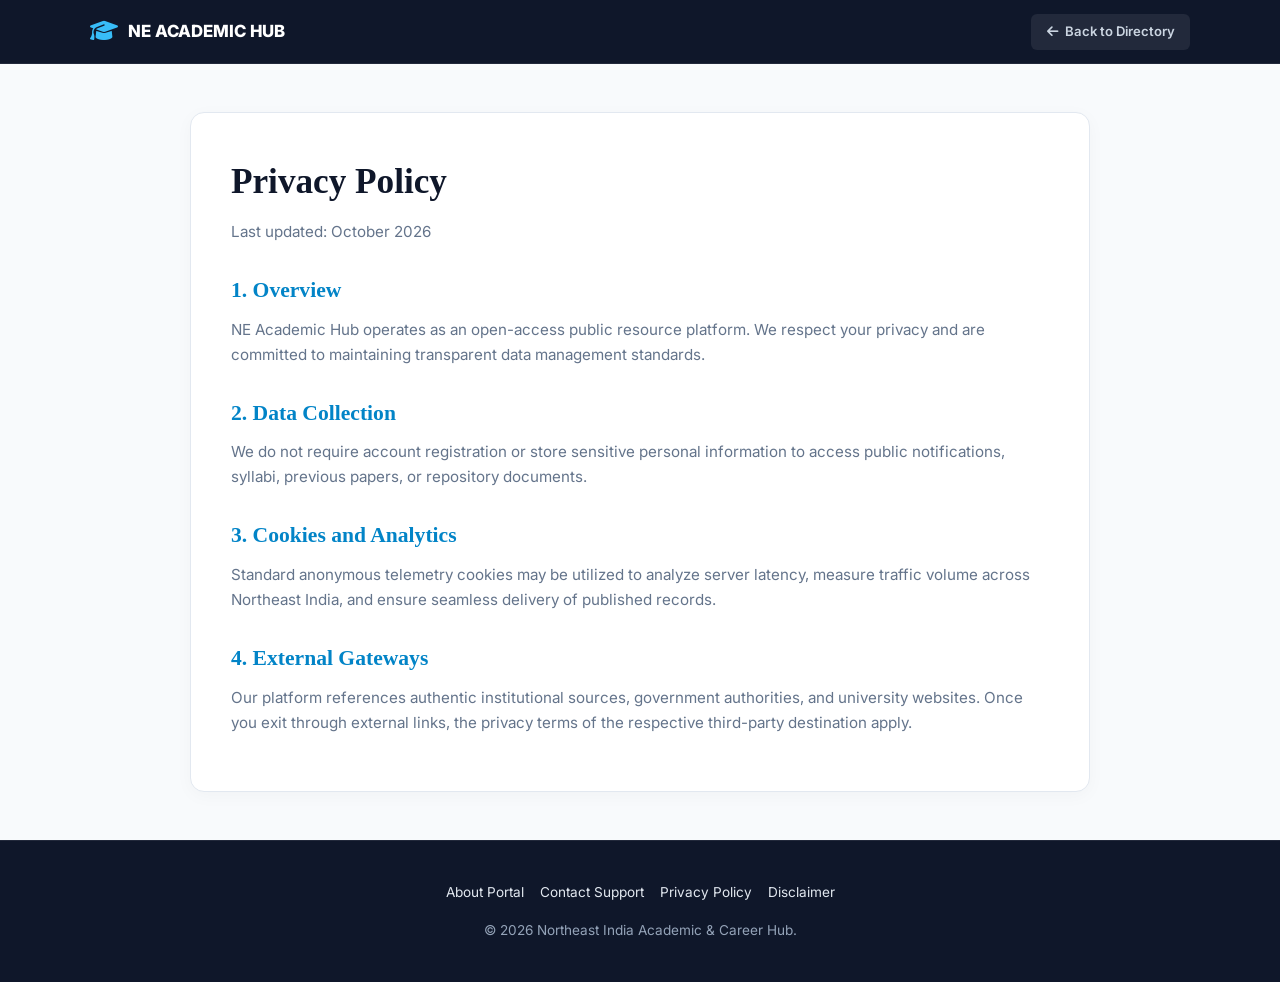
<file: Condition.html>
<!DOCTYPE html>
<html lang="en">
<head>
  <meta charset="UTF-8" />
  <meta name="viewport" content="width=device-width, initial-scale=1.0" />
  <title>Privacy Policy | NE Academic Hub</title>
  <link rel="preconnect" href="https://fonts.googleapis.com">
  <link rel="preconnect" href="https://fonts.gstatic.com" crossorigin>
  <link href="https://fonts.googleapis.com/css2?family=Inter:wght@400;500;600;700;800&family=JetBrains+Mono:wght@500;600&display=swap" rel="stylesheet">
  <link rel="stylesheet" href="https://cdnjs.cloudflare.com/ajax/libs/font-awesome/6.4.0/css/all.min.css" />

  <style>
    :root {
      --primary: #0284c7;
      --primary-dark: #0f172a;
      --bg-main: #f8fafc;
      --card-bg: #ffffff;
      --border-color: #e2e8f0;
      --text-main: #0f172a;
      --text-muted: #64748b;
      --font-serif: 'Bookman Old Style', 'Bookman', 'URW Bookman L', 'Georgia', serif;
      --font-sans: 'Inter', -apple-system, BlinkMacSystemFont, sans-serif;
    }
    body.dark-mode {
      --bg-main: #070b13;
      --card-bg: #0f172a;
      --border-color: #1e293b;
      --text-main: #f1f5f9;
      --text-muted: #94a3b8;
    }
    * { box-sizing: border-box; margin: 0; padding: 0; font-family: var(--font-sans); }
    body { background-color: var(--bg-main); color: var(--text-main); line-height: 1.65; }

    .site-nav { background: #0f172a; padding: 0.85rem 1.5rem; position: sticky; top: 0; z-index: 1000; border-bottom: 1px solid rgba(255, 255, 255, 0.08); }
    .nav-inner { max-width: 1100px; margin: 0 auto; display: flex; justify-content: space-between; align-items: center; }
    .brand { display: flex; align-items: center; gap: 10px; text-decoration: none; color: #fff; }
    .nav-btn-back { display: inline-flex; align-items: center; gap: 0.45rem; color: #cbd5e1; text-decoration: none; font-size: 0.82rem; font-weight: 600; padding: 0.45rem 0.95rem; border-radius: 6px; background: rgba(255, 255, 255, 0.08); }

    .content-box { max-width: 900px; margin: 3rem auto; padding: 2.5rem; background: var(--card-bg); border: 1px solid var(--border-color); border-radius: 14px; box-shadow: 0 4px 18px rgba(15, 23, 42, 0.03); }
    .content-box h1 { font-family: var(--font-serif); font-size: 2.2rem; color: var(--text-main); margin-bottom: 0.5rem; }
    .content-box h2 { font-family: var(--font-serif); font-size: 1.35rem; color: var(--primary); margin: 1.8rem 0 0.5rem 0; }
    .content-box p { color: var(--text-muted); margin-bottom: 1rem; font-size: 0.95rem; }
    .content-box ul { margin: 0 0 1rem 1.5rem; color: var(--text-muted); font-size: 0.95rem; }

    .portal-footer { background: #0f172a; color: #94a3b8; padding: 2.5rem 1.5rem; text-align: center; border-top: 1px solid rgba(255, 255, 255, 0.08); font-size: 0.85rem; }
    .footer-nav { display: flex; justify-content: center; gap: 1rem; margin-bottom: 1rem; flex-wrap: wrap; }
    .footer-nav a { color: #e2e8f0; text-decoration: none; }
  </style>
</head>
<body>
  <header class="site-nav">
    <div class="nav-inner">
      <a href="index.html" class="brand">
        <i class="fa-solid fa-graduation-cap" style="color: #38bdf8; font-size: 1.4rem;"></i>
        <span style="font-weight: 800; font-size: 1.05rem;">NE ACADEMIC HUB</span>
      </a>
      <a href="index.html" class="nav-btn-back"><i class="fa-solid fa-arrow-left"></i> Back to Directory</a>
    </div>
  </header>

  <main class="content-box">
    <h1>Privacy Policy</h1>
    <p>Last updated: October 2026</p>

    <h2>1. Overview</h2>
    <p>NE Academic Hub operates as an open-access public resource platform. We respect your privacy and are committed to maintaining transparent data management standards.</p>

    <h2>2. Data Collection</h2>
    <p>We do not require account registration or store sensitive personal information to access public notifications, syllabi, previous papers, or repository documents.</p>

    <h2>3. Cookies and Analytics</h2>
    <p>Standard anonymous telemetry cookies may be utilized to analyze server latency, measure traffic volume across Northeast India, and ensure seamless delivery of published records.</p>

    <h2>4. External Gateways</h2>
    <p>Our platform references authentic institutional sources, government authorities, and university websites. Once you exit through external links, the privacy terms of the respective third-party destination apply.</p>
  </main>

  <footer class="portal-footer">
    <div class="footer-nav">
      <a href="about.html">About Portal</a>
      <a href="contact.html">Contact Support</a>
      <a href="privacy.html">Privacy Policy</a>
      <a href="disclaimer.html">Disclaimer</a>
    </div>
    <p>&copy; 2026 Northeast India Academic & Career Hub.</p>
  </footer>

  <script>
    if (localStorage.getItem('theme') === 'dark') document.body.classList.add('dark-mode');
  </script>
</body>
</html>
</file>
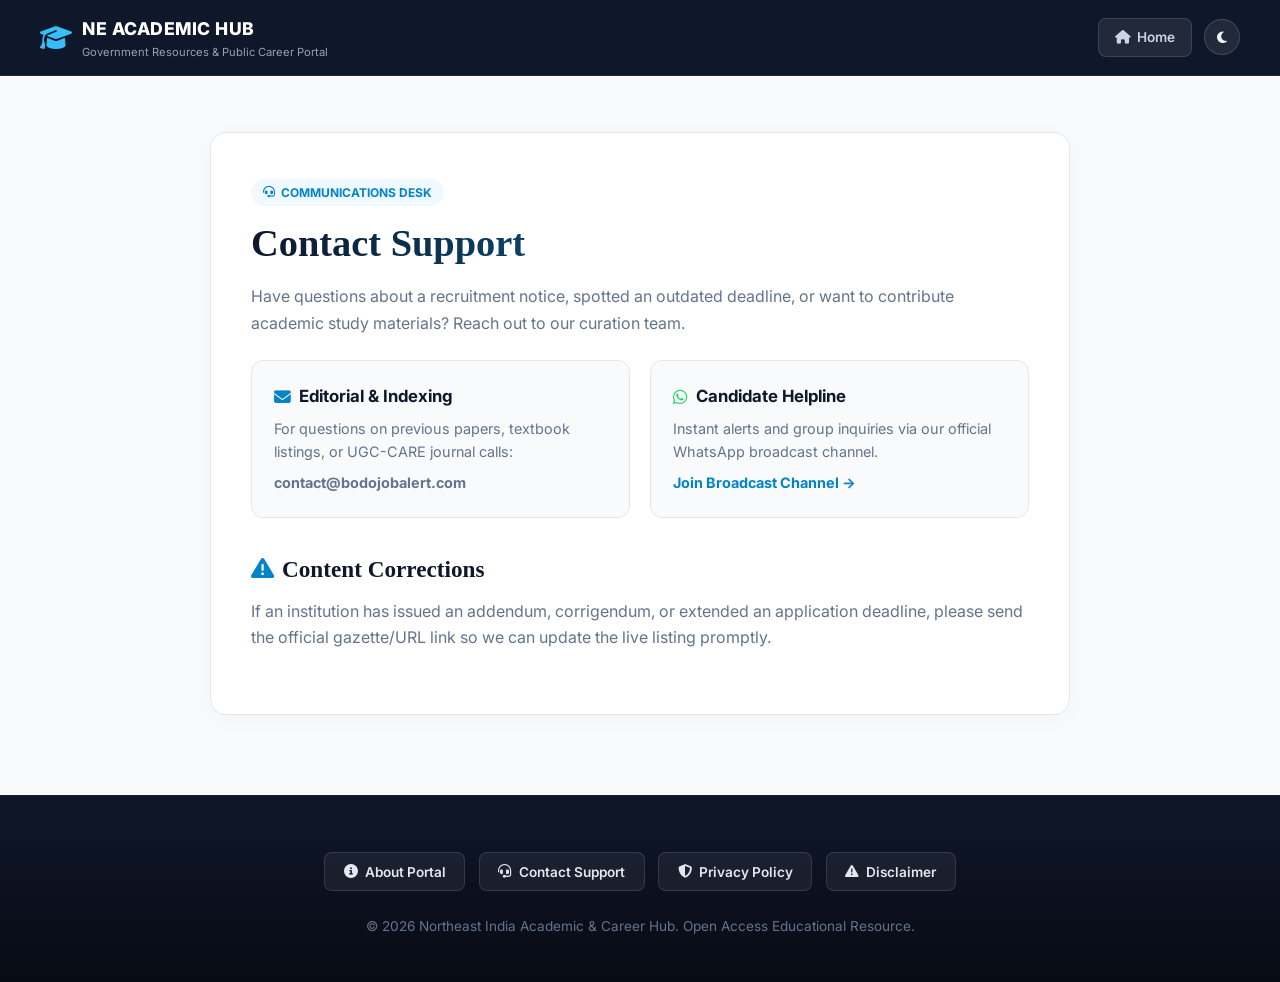
<file: contact.html>
<!DOCTYPE html>
<html lang="en">
<head>
  <meta charset="UTF-8" />
  <meta name="viewport" content="width=device-width, initial-scale=1.0" />
  <title>Contact Support | NE Academic Hub</title>
  
  <meta property="og:type" content="website" />
  <meta property="og:title" content="Contact Support | NE Academic Hub" />
  <meta property="og:description" content="Reach our desk for academic notifications, content corrections, or repository indexing requests." />
  <meta property="og:url" content="https://prakashboro1887-max.github.io/Northeast-India/contact.html" />
  <meta name="theme-color" content="#0f172a" />

  <link rel="preconnect" href="https://fonts.googleapis.com">
  <link rel="preconnect" href="https://fonts.gstatic.com" crossorigin>
  <link href="https://fonts.googleapis.com/css2?family=Inter:wght@400;500;600;700;800&family=JetBrains+Mono:wght@500;600&display=swap" rel="stylesheet">
  <link rel="stylesheet" href="https://cdnjs.cloudflare.com/ajax/libs/font-awesome/6.4.0/css/all.min.css" />

  <style>
    :root {
      --primary: #0284c7;
      --primary-hover: #0369a1;
      --primary-dark: #0f172a;
      --primary-light: #f0f9ff;
      --bg-main: #f8fafc;
      --card-bg: #ffffff;
      --border-color: #e2e8f0;
      --text-main: #0f172a;
      --text-muted: #64748b;
      --font-serif: 'Bookman Old Style', 'Bookman', 'URW Bookman L', 'Georgia', serif;
      --font-sans: 'Inter', -apple-system, BlinkMacSystemFont, sans-serif;
    }

    body.dark-mode {
      --bg-main: #070b13;
      --card-bg: #0f172a;
      --border-color: #1e293b;
      --text-main: #f1f5f9;
      --text-muted: #94a3b8;
      --primary-light: rgba(2, 132, 199, 0.15);
    }

    * { box-sizing: border-box; margin: 0; padding: 0; font-family: var(--font-sans); }
    body { background-color: var(--bg-main); color: var(--text-main); line-height: 1.65; transition: background-color 0.3s ease, color 0.3s ease; -webkit-font-smoothing: antialiased; }

    .top-nav {
      background-color: #0f172a;
      border-bottom: 1px solid rgba(255, 255, 255, 0.08);
      position: sticky;
      top: 0;
      z-index: 1000;
      padding: 0.85rem 1.5rem;
    }

    .nav-container {
      max-width: 1200px;
      margin: 0 auto;
      display: flex;
      justify-content: space-between;
      align-items: center;
    }

    .brand { display: flex; align-items: center; gap: 10px; text-decoration: none; color: #fff; }
    .brand-icon { font-size: 1.6rem; color: #38bdf8; }
    .brand-title { display: block; font-size: 1.1rem; font-weight: 800; letter-spacing: 0.5px; }
    .brand-subtitle { display: block; font-size: 0.7rem; color: #94a3b8; }

    .nav-actions { display: flex; align-items: center; gap: 0.75rem; }
    .nav-btn-back {
      display: inline-flex;
      align-items: center;
      gap: 0.45rem;
      color: #cbd5e1;
      text-decoration: none;
      font-size: 0.85rem;
      font-weight: 600;
      padding: 0.45rem 1rem;
      border-radius: 8px;
      background: rgba(255, 255, 255, 0.08);
      border: 1px solid rgba(255, 255, 255, 0.12);
      transition: all 0.2s ease;
    }
    .nav-btn-back:hover { color: #38bdf8; background: rgba(56, 189, 248, 0.1); border-color: #38bdf8; }

    .theme-toggle-btn {
      background: rgba(255, 255, 255, 0.08);
      border: 1px solid rgba(255, 255, 255, 0.15);
      color: #f1f5f9;
      width: 36px;
      height: 36px;
      border-radius: 50%;
      cursor: pointer;
      display: inline-flex;
      align-items: center;
      justify-content: center;
      transition: all 0.2s;
    }
    .theme-toggle-btn:hover { background: var(--primary); color: #fff; }

    .page-wrapper {
      max-width: 900px;
      margin: 3.5rem auto;
      padding: 0 1.25rem;
    }

    .policy-card {
      background: var(--card-bg);
      border: 1px solid var(--border-color);
      border-radius: 16px;
      padding: 2.8rem 2.5rem;
      box-shadow: 0 4px 20px rgba(15, 23, 42, 0.03);
    }

    .badge-chip {
      background: var(--primary-light);
      color: var(--primary);
      padding: 4px 12px;
      border-radius: 20px;
      font-size: 0.75rem;
      font-weight: 700;
      display: inline-flex;
      align-items: center;
      gap: 0.35rem;
      text-transform: uppercase;
      margin-bottom: 0.8rem;
    }

    .policy-card h1 {
      font-family: var(--font-serif);
      font-size: 2.4rem;
      font-weight: 700;
      line-height: 1.25;
      margin-bottom: 1rem;
      background: linear-gradient(90deg, #0f172a 0%, #0284c7 45%, #0369a1 80%, #0f172a 100%);
      background-size: 200% auto;
      -webkit-background-clip: text;
      -webkit-text-fill-color: transparent;
      animation: movingAurora 7s linear infinite;
    }

    body.dark-mode .policy-card h1 {
      background: linear-gradient(90deg, #f8fafc 0%, #38bdf8 45%, #818cf8 80%, #f8fafc 100%);
      background-size: 200% auto;
      -webkit-background-clip: text;
      -webkit-text-fill-color: transparent;
    }

    @keyframes movingAurora {
      0% { background-position: 0% 50%; }
      100% { background-position: 200% 50%; }
    }

    .policy-card h2 {
      font-family: var(--font-serif);
      font-size: 1.45rem;
      font-weight: 700;
      color: var(--text-main);
      margin: 2rem 0 0.6rem 0;
      display: flex;
      align-items: center;
      gap: 0.5rem;
    }

    .policy-card p {
      color: var(--text-muted);
      font-size: 1rem;
      margin-bottom: 1.2rem;
    }

    .contact-grid {
      display: grid;
      grid-template-columns: repeat(auto-fit, minmax(260px, 1fr));
      gap: 1.2rem;
      margin: 1.5rem 0;
    }

    .contact-item {
      padding: 1.4rem;
      background: var(--bg-main);
      border: 1px solid var(--border-color);
      border-radius: 12px;
    }

    .contact-item h3 {
      font-size: 1.05rem;
      font-weight: 700;
      margin-bottom: 0.35rem;
      color: var(--text-main);
      display: flex;
      align-items: center;
      gap: 0.5rem;
    }

    .contact-item p {
      font-size: 0.9rem;
      margin-bottom: 0;
    }

    .portal-footer {
      background: linear-gradient(180deg, #0f172a 0%, #070b13 100%);
      color: #94a3b8;
      padding: 3.5rem 1.5rem 2.8rem 1.5rem;
      text-align: center;
      border-top: 1px solid rgba(255, 255, 255, 0.08);
      margin-top: 5rem;
    }

    .footer-nav {
      display: flex;
      justify-content: center;
      gap: 0.85rem;
      margin-bottom: 1.5rem;
      flex-wrap: wrap;
    }

    .footer-nav a {
      color: #e2e8f0 !important;
      text-decoration: none !important;
      font-size: 0.85rem;
      font-weight: 600;
      padding: 0.45rem 1.15rem;
      border-radius: 8px;
      background: rgba(255, 255, 255, 0.06);
      border: 1px solid rgba(255, 255, 255, 0.12);
      transition: all 0.2s ease;
      display: inline-flex;
      align-items: center;
      gap: 0.45rem;
    }

    .footer-nav a:hover {
      background: rgba(56, 189, 248, 0.15);
      border-color: #38bdf8;
      color: #38bdf8 !important;
      transform: translateY(-2px);
    }

    .footer-copy { font-size: 0.85rem; color: #64748b; margin-top: 0.6rem; }

    @media (max-width: 600px) {
      .policy-card { padding: 1.8rem 1.25rem; }
      .policy-card h1 { font-size: 1.8rem; }
    }
  </style>
</head>
<body>

  <header class="top-nav">
    <div class="nav-container">
      <a href="index.html" class="brand">
        <i class="fa-solid fa-graduation-cap brand-icon"></i>
        <div>
          <span class="brand-title">NE ACADEMIC HUB</span>
          <span class="brand-subtitle">Government Resources & Public Career Portal</span>
        </div>
      </a>
      <div class="nav-actions">
        <a href="index.html" class="nav-btn-back"><i class="fa-solid fa-house"></i> Home</a>
        <button id="themeToggleBtn" class="theme-toggle-btn" onclick="toggleTheme()" title="Switch Theme">
          <i class="fa-solid fa-moon" id="themeIcon"></i>
        </button>
      </div>
    </div>
  </header>

  <main class="page-wrapper">
    <article class="policy-card">
      <span class="badge-chip"><i class="fa-solid fa-headset"></i> Communications Desk</span>
      <h1>Contact Support</h1>
      <p>Have questions about a recruitment notice, spotted an outdated deadline, or want to contribute academic study materials? Reach out to our curation team.</p>

      <div class="contact-grid">
        <div class="contact-item">
          <h3><i class="fa-solid fa-envelope" style="color: var(--primary);"></i> Editorial & Indexing</h3>
          <p>For questions on previous papers, textbook listings, or UGC-CARE journal calls:</p>
          <p style="margin-top: 0.4rem;"><strong>contact@bodojobalert.com</strong></p>
        </div>
        <div class="contact-item">
          <h3><i class="fa-brands fa-whatsapp" style="color: #25d366;"></i> Candidate Helpline</h3>
          <p>Instant alerts and group inquiries via our official WhatsApp broadcast channel.</p>
          <p style="margin-top: 0.4rem;"><a href="https://whatsapp.com" target="_blank" style="color: var(--primary); text-decoration: none; font-weight: 700;">Join Broadcast Channel &rarr;</a></p>
        </div>
      </div>

      <h2><i class="fa-solid fa-triangle-exclamation" style="color: var(--primary);"></i> Content Corrections</h2>
      <p>If an institution has issued an addendum, corrigendum, or extended an application deadline, please send the official gazette/URL link so we can update the live listing promptly.</p>
    </article>
  </main>

  <footer class="portal-footer">
    <div class="footer-nav">
      <a href="about.html"><i class="fa-solid fa-circle-info"></i> About Portal</a>
      <a href="contact.html"><i class="fa-solid fa-headset"></i> Contact Support</a>
      <a href="privacy.html"><i class="fa-solid fa-shield-halved"></i> Privacy Policy</a>
      <a href="disclaimer.html"><i class="fa-solid fa-triangle-exclamation"></i> Disclaimer</a>
    </div>
    <p class="footer-copy">&copy; 2026 Northeast India Academic & Career Hub. Open Access Educational Resource.</p>
  </footer>

  <script>
    function toggleTheme() {
      const isDark = document.body.classList.toggle('dark-mode');
      const icon = document.getElementById('themeIcon');
      if (icon) icon.className = isDark ? 'fa-solid fa-sun' : 'fa-solid fa-moon';
      localStorage.setItem('theme', isDark ? 'dark' : 'light');
    }
    if (localStorage.getItem('theme') === 'dark') {
      document.body.classList.add('dark-mode');
      const icon = document.getElementById('themeIcon');
      if (icon) icon.className = 'fa-solid fa-sun';
    }
  </script>
</body>
</html>
</file>
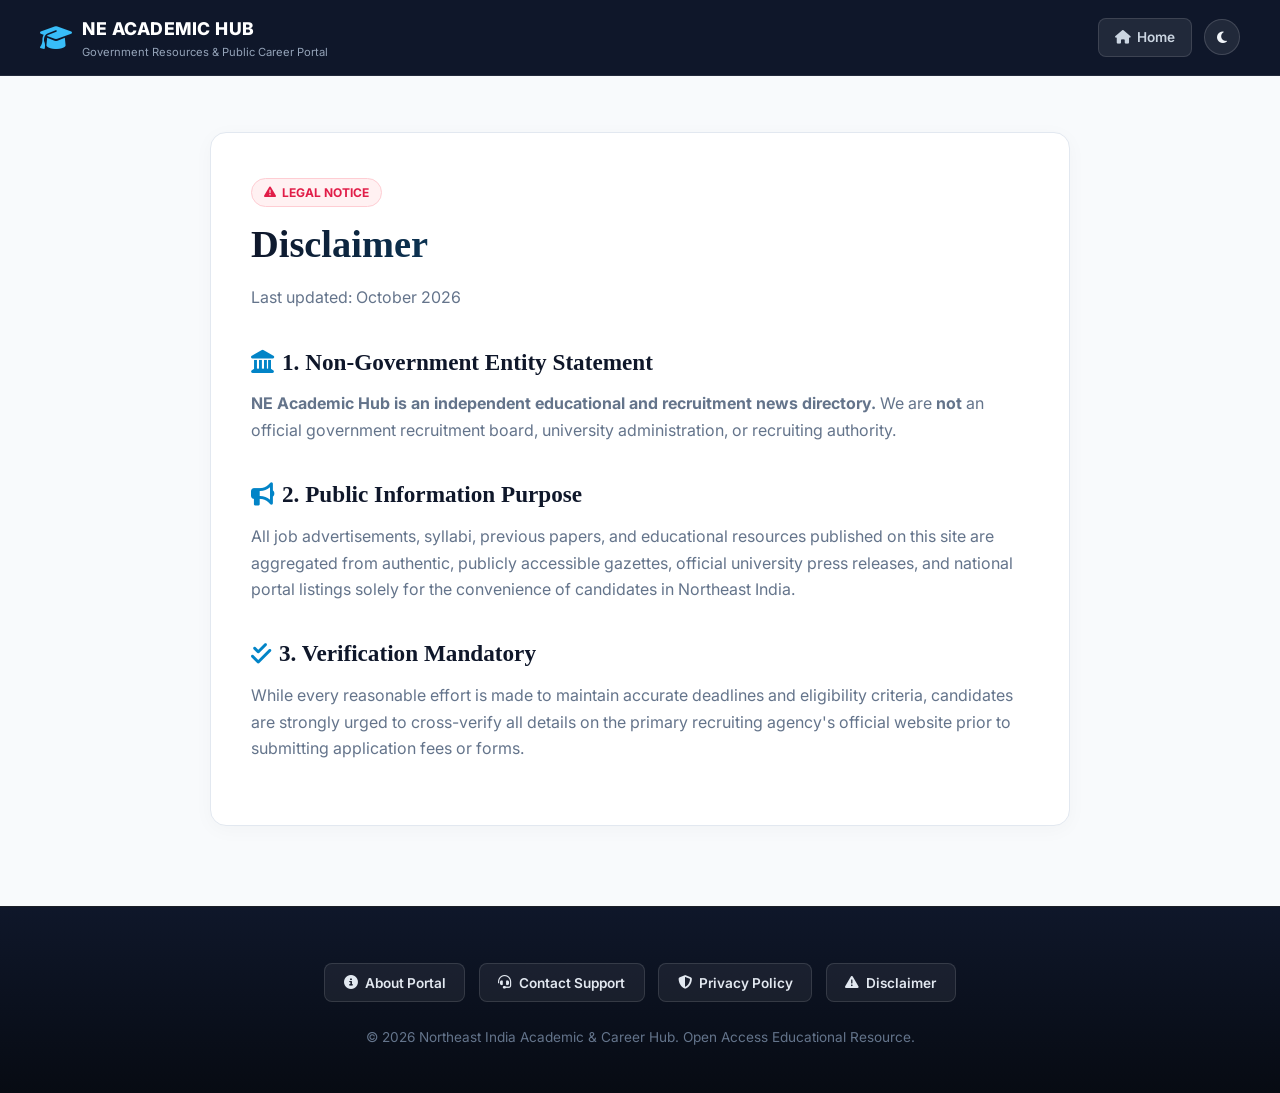
<file: disclaimer.html>
<!DOCTYPE html>
<html lang="en">
<head>
  <meta charset="UTF-8" />
  <meta name="viewport" content="width=device-width, initial-scale=1.0" />
  <title>Disclaimer | NE Academic Hub</title>
  
  <meta property="og:type" content="website" />
  <meta property="og:title" content="Disclaimer | NE Academic Hub" />
  <meta property="og:description" content="Non-government aggregation statement and verification guidelines for NE Academic Hub." />
  <meta property="og:url" content="https://prakashboro1887-max.github.io/Northeast-India/disclaimer.html" />
  <meta name="theme-color" content="#0f172a" />

  <link rel="preconnect" href="https://fonts.googleapis.com">
  <link rel="preconnect" href="https://fonts.gstatic.com" crossorigin>
  <link href="https://fonts.googleapis.com/css2?family=Inter:wght@400;500;600;700;800&family=JetBrains+Mono:wght@500;600&display=swap" rel="stylesheet">
  <link rel="stylesheet" href="https://cdnjs.cloudflare.com/ajax/libs/font-awesome/6.4.0/css/all.min.css" />

  <style>
    :root {
      --primary: #0284c7;
      --primary-hover: #0369a1;
      --primary-dark: #0f172a;
      --primary-light: #f0f9ff;
      --bg-main: #f8fafc;
      --card-bg: #ffffff;
      --border-color: #e2e8f0;
      --text-main: #0f172a;
      --text-muted: #64748b;
      --font-serif: 'Bookman Old Style', 'Bookman', 'URW Bookman L', 'Georgia', serif;
      --font-sans: 'Inter', -apple-system, BlinkMacSystemFont, sans-serif;
    }

    body.dark-mode {
      --bg-main: #070b13;
      --card-bg: #0f172a;
      --border-color: #1e293b;
      --text-main: #f1f5f9;
      --text-muted: #94a3b8;
      --primary-light: rgba(2, 132, 199, 0.15);
    }

    * { box-sizing: border-box; margin: 0; padding: 0; font-family: var(--font-sans); }
    body { background-color: var(--bg-main); color: var(--text-main); line-height: 1.65; transition: background-color 0.3s ease, color 0.3s ease; -webkit-font-smoothing: antialiased; }

    .top-nav {
      background-color: #0f172a;
      border-bottom: 1px solid rgba(255, 255, 255, 0.08);
      position: sticky;
      top: 0;
      z-index: 1000;
      padding: 0.85rem 1.5rem;
    }

    .nav-container {
      max-width: 1200px;
      margin: 0 auto;
      display: flex;
      justify-content: space-between;
      align-items: center;
    }

    .brand { display: flex; align-items: center; gap: 10px; text-decoration: none; color: #fff; }
    .brand-icon { font-size: 1.6rem; color: #38bdf8; }
    .brand-title { display: block; font-size: 1.1rem; font-weight: 800; letter-spacing: 0.5px; }
    .brand-subtitle { display: block; font-size: 0.7rem; color: #94a3b8; }

    .nav-actions { display: flex; align-items: center; gap: 0.75rem; }
    .nav-btn-back {
      display: inline-flex;
      align-items: center;
      gap: 0.45rem;
      color: #cbd5e1;
      text-decoration: none;
      font-size: 0.85rem;
      font-weight: 600;
      padding: 0.45rem 1rem;
      border-radius: 8px;
      background: rgba(255, 255, 255, 0.08);
      border: 1px solid rgba(255, 255, 255, 0.12);
      transition: all 0.2s ease;
    }
    .nav-btn-back:hover { color: #38bdf8; background: rgba(56, 189, 248, 0.1); border-color: #38bdf8; }

    .theme-toggle-btn {
      background: rgba(255, 255, 255, 0.08);
      border: 1px solid rgba(255, 255, 255, 0.15);
      color: #f1f5f9;
      width: 36px;
      height: 36px;
      border-radius: 50%;
      cursor: pointer;
      display: inline-flex;
      align-items: center;
      justify-content: center;
      transition: all 0.2s;
    }
    .theme-toggle-btn:hover { background: var(--primary); color: #fff; }

    .page-wrapper {
      max-width: 900px;
      margin: 3.5rem auto;
      padding: 0 1.25rem;
    }

    .policy-card {
      background: var(--card-bg);
      border: 1px solid var(--border-color);
      border-radius: 16px;
      padding: 2.8rem 2.5rem;
      box-shadow: 0 4px 20px rgba(15, 23, 42, 0.03);
    }

    .badge-chip {
      background: #fff1f2;
      color: #e11d48;
      border: 1px solid #fecdd3;
      padding: 4px 12px;
      border-radius: 20px;
      font-size: 0.75rem;
      font-weight: 700;
      display: inline-flex;
      align-items: center;
      gap: 0.35rem;
      text-transform: uppercase;
      margin-bottom: 0.8rem;
    }

    .policy-card h1 {
      font-family: var(--font-serif);
      font-size: 2.4rem;
      font-weight: 700;
      line-height: 1.25;
      margin-bottom: 1rem;
      background: linear-gradient(90deg, #0f172a 0%, #0284c7 45%, #0369a1 80%, #0f172a 100%);
      background-size: 200% auto;
      -webkit-background-clip: text;
      -webkit-text-fill-color: transparent;
      animation: movingAurora 7s linear infinite;
    }

    body.dark-mode .policy-card h1 {
      background: linear-gradient(90deg, #f8fafc 0%, #38bdf8 45%, #818cf8 80%, #f8fafc 100%);
      background-size: 200% auto;
      -webkit-background-clip: text;
      -webkit-text-fill-color: transparent;
    }

    @keyframes movingAurora {
      0% { background-position: 0% 50%; }
      100% { background-position: 200% 50%; }
    }

    .policy-card h2 {
      font-family: var(--font-serif);
      font-size: 1.45rem;
      font-weight: 700;
      color: var(--text-main);
      margin: 2rem 0 0.6rem 0;
      display: flex;
      align-items: center;
      gap: 0.5rem;
    }

    .policy-card p {
      color: var(--text-muted);
      font-size: 1rem;
      margin-bottom: 1.2rem;
    }

    .policy-card ul {
      margin: 0 0 1.5rem 1.4rem;
      color: var(--text-muted);
    }

    .policy-card li {
      margin-bottom: 0.65rem;
      font-size: 0.95rem;
    }

    .portal-footer {
      background: linear-gradient(180deg, #0f172a 0%, #070b13 100%);
      color: #94a3b8;
      padding: 3.5rem 1.5rem 2.8rem 1.5rem;
      text-align: center;
      border-top: 1px solid rgba(255, 255, 255, 0.08);
      margin-top: 5rem;
    }

    .footer-nav {
      display: flex;
      justify-content: center;
      gap: 0.85rem;
      margin-bottom: 1.5rem;
      flex-wrap: wrap;
    }

    .footer-nav a {
      color: #e2e8f0 !important;
      text-decoration: none !important;
      font-size: 0.85rem;
      font-weight: 600;
      padding: 0.45rem 1.15rem;
      border-radius: 8px;
      background: rgba(255, 255, 255, 0.06);
      border: 1px solid rgba(255, 255, 255, 0.12);
      transition: all 0.2s ease;
      display: inline-flex;
      align-items: center;
      gap: 0.45rem;
    }

    .footer-nav a:hover {
      background: rgba(56, 189, 248, 0.15);
      border-color: #38bdf8;
      color: #38bdf8 !important;
      transform: translateY(-2px);
    }

    .footer-copy { font-size: 0.85rem; color: #64748b; margin-top: 0.6rem; }

    @media (max-width: 600px) {
      .policy-card { padding: 1.8rem 1.25rem; }
      .policy-card h1 { font-size: 1.8rem; }
    }
  </style>
</head>
<body>

  <header class="top-nav">
    <div class="nav-container">
      <a href="index.html" class="brand">
        <i class="fa-solid fa-graduation-cap brand-icon"></i>
        <div>
          <span class="brand-title">NE ACADEMIC HUB</span>
          <span class="brand-subtitle">Government Resources & Public Career Portal</span>
        </div>
      </a>
      <div class="nav-actions">
        <a href="index.html" class="nav-btn-back"><i class="fa-solid fa-house"></i> Home</a>
        <button id="themeToggleBtn" class="theme-toggle-btn" onclick="toggleTheme()" title="Switch Theme">
          <i class="fa-solid fa-moon" id="themeIcon"></i>
        </button>
      </div>
    </div>
  </header>

  <main class="page-wrapper">
    <article class="policy-card">
      <span class="badge-chip"><i class="fa-solid fa-triangle-exclamation"></i> Legal Notice</span>
      <h1>Disclaimer</h1>
      <p>Last updated: October 2026</p>

      <h2><i class="fa-solid fa-landmark" style="color: var(--primary);"></i> 1. Non-Government Entity Statement</h2>
      <p><strong>NE Academic Hub is an independent educational and recruitment news directory.</strong> We are <strong>not</strong> an official government recruitment board, university administration, or recruiting authority.</p>

      <h2><i class="fa-solid fa-bullhorn" style="color: var(--primary);"></i> 2. Public Information Purpose</h2>
      <p>All job advertisements, syllabi, previous papers, and educational resources published on this site are aggregated from authentic, publicly accessible gazettes, official university press releases, and national portal listings solely for the convenience of candidates in Northeast India.</p>

      <h2><i class="fa-solid fa-check-double" style="color: var(--primary);"></i> 3. Verification Mandatory</h2>
      <p>While every reasonable effort is made to maintain accurate deadlines and eligibility criteria, candidates are strongly urged to cross-verify all details on the primary recruiting agency's official website prior to submitting application fees or forms.</p>
    </article>
  </main>

  <footer class="portal-footer">
    <div class="footer-nav">
      <a href="about.html"><i class="fa-solid fa-circle-info"></i> About Portal</a>
      <a href="contact.html"><i class="fa-solid fa-headset"></i> Contact Support</a>
      <a href="privacy.html"><i class="fa-solid fa-shield-halved"></i> Privacy Policy</a>
      <a href="disclaimer.html"><i class="fa-solid fa-triangle-exclamation"></i> Disclaimer</a>
    </div>
    <p class="footer-copy">&copy; 2026 Northeast India Academic & Career Hub. Open Access Educational Resource.</p>
  </footer>

  <script>
    function toggleTheme() {
      const isDark = document.body.classList.toggle('dark-mode');
      const icon = document.getElementById('themeIcon');
      if (icon) icon.className = isDark ? 'fa-solid fa-sun' : 'fa-solid fa-moon';
      localStorage.setItem('theme', isDark ? 'dark' : 'light');
    }
    if (localStorage.getItem('theme') === 'dark') {
      document.body.classList.add('dark-mode');
      const icon = document.getElementById('themeIcon');
      if (icon) icon.className = 'fa-solid fa-sun';
    }
  </script>
</body>
</html>
</file>
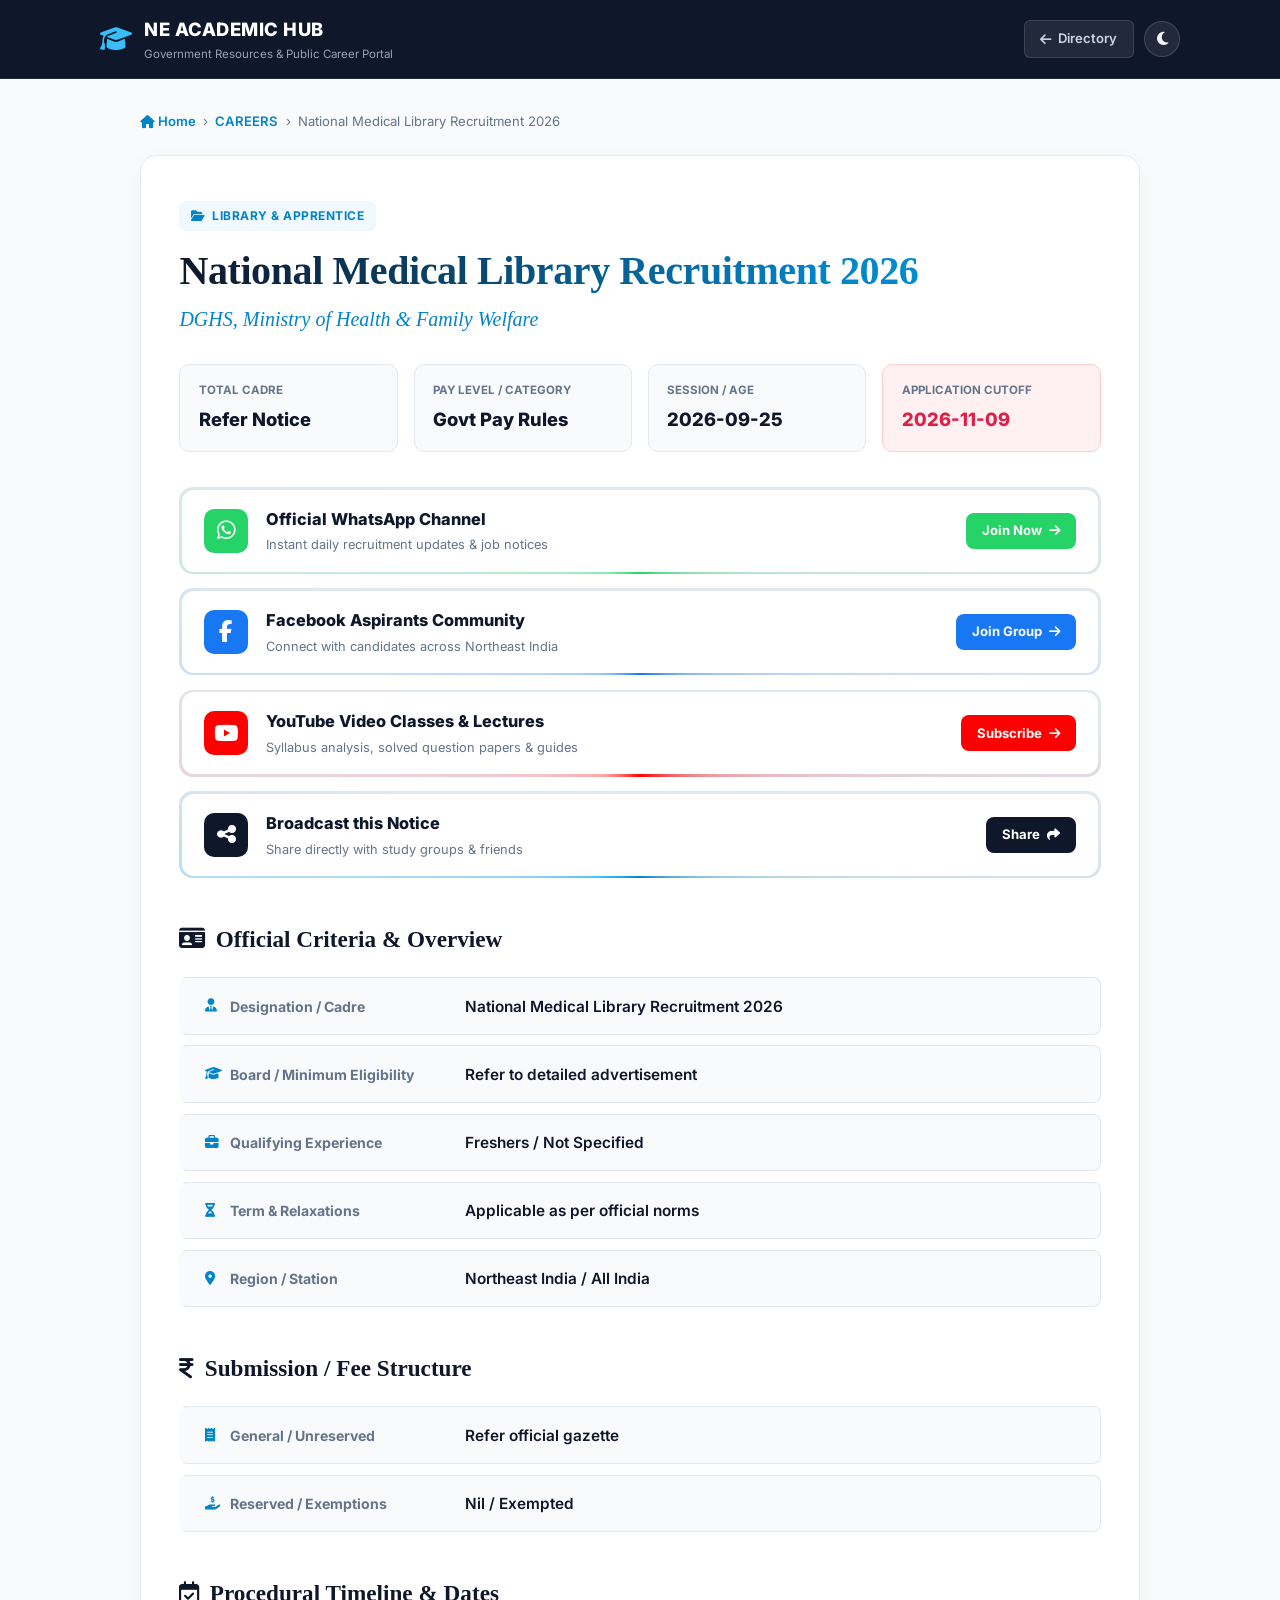
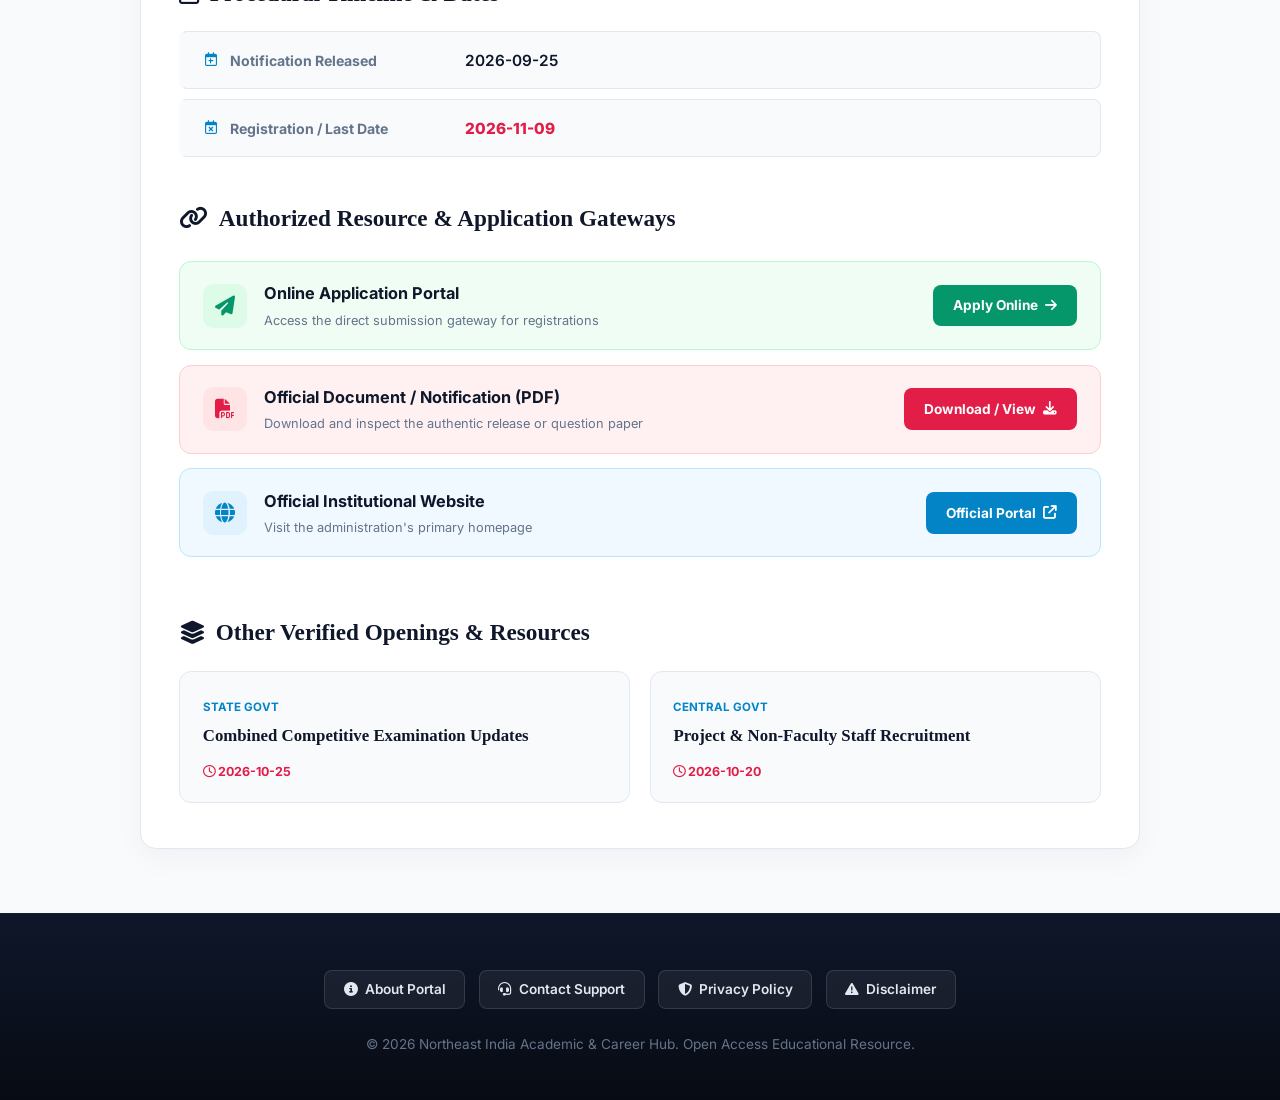
<file: post.html>
<!DOCTYPE html>
<html lang="en">
<head>
  <meta charset="UTF-8" />
  <meta name="viewport" content="width=device-width, initial-scale=1.0" />

  <!-- Open Graph / WhatsApp Preview Meta -->
  <meta property="og:type" content="article" />
  <meta property="og:site_name" content="NE Academic Hub" />
  <meta property="og:title" content="Notice Details & Official Portal | NE Academic Hub" />
  <meta property="og:description" content="Verified recruitment notices, state board study materials, institutional repositories, and public examination updates across Northeast India." />
  <meta property="og:url" content="https://prakashboro1887-max.github.io/Northeast-India/post.html" />
  <meta name="theme-color" content="#0f172a" />
  
  <title id="metaTitle">Notice Details & Updates | NE Academic Hub</title>

  <link rel="preconnect" href="https://fonts.googleapis.com">
  <link rel="preconnect" href="https://fonts.gstatic.com" crossorigin>
  <link href="https://fonts.googleapis.com/css2?family=Inter:wght@400;500;600;700;800&family=JetBrains+Mono:wght@500;600&display=swap" rel="stylesheet">
  <link rel="stylesheet" href="https://cdnjs.cloudflare.com/ajax/libs/font-awesome/6.4.0/css/all.min.css" />

  <style>
    :root {
      --primary: #0284c7;
      --primary-hover: #0369a1;
      --primary-dark: #0f172a;
      --primary-light: #f0f9ff;
      --accent: #e11d48;
      --bg-main: #f8fafc;
      --card-bg: #ffffff;
      --border-color: #e2e8f0;
      --text-main: #0f172a;
      --text-muted: #64748b;
      --emerald: #059669;
      --font-serif: 'Bookman Old Style', 'Bookman', 'URW Bookman L', 'Georgia', serif;
      --font-sans: 'Inter', -apple-system, BlinkMacSystemFont, sans-serif;
      --font-mono: 'JetBrains Mono', monospace;
    }

    body.dark-mode {
      --bg-main: #070b13;
      --card-bg: #0f172a;
      --border-color: #1e293b;
      --text-main: #f1f5f9;
      --text-muted: #94a3b8;
      --primary-light: rgba(2, 132, 199, 0.15);
    }

    * { box-sizing: border-box; margin: 0; padding: 0; font-family: var(--font-sans); }
    body { background-color: var(--bg-main); color: var(--text-main); line-height: 1.65; transition: background-color 0.3s ease, color 0.3s ease; -webkit-font-smoothing: antialiased; }

    /* Top Institutional Navigation */
    .site-nav {
      background: var(--primary-dark);
      position: sticky;
      top: 0;
      z-index: 1000;
      padding: 0.9rem 1.5rem;
      border-bottom: 1px solid rgba(255, 255, 255, 0.08);
    }

    .nav-inner {
      max-width: 1080px;
      margin: 0 auto;
      display: flex;
      justify-content: space-between;
      align-items: center;
    }

    .brand-group {
      display: flex;
      align-items: center;
      gap: 0.75rem;
      text-decoration: none;
      color: #fff;
    }

    .brand-icon { font-size: 1.6rem; color: #38bdf8; }
    .brand-title { font-weight: 800; font-size: 1.15rem; color: #fff; letter-spacing: 0.5px; }
    .brand-sub { font-size: 0.72rem; color: #94a3b8; display: block; }

    .nav-actions {
      display: flex;
      align-items: center;
      gap: 0.65rem;
    }

    .nav-btn-back {
      display: inline-flex;
      align-items: center;
      gap: 0.45rem;
      color: #cbd5e1;
      text-decoration: none;
      font-size: 0.82rem;
      font-weight: 600;
      padding: 0.45rem 0.95rem;
      border-radius: 6px;
      background: rgba(255, 255, 255, 0.08);
      border: 1px solid rgba(255, 255, 255, 0.12);
      transition: all 0.2s ease;
    }

    .nav-btn-back:hover { background: rgba(255, 255, 255, 0.18); color: #fff; }

    .theme-toggle-btn {
      background: rgba(255, 255, 255, 0.08);
      border: 1px solid rgba(255, 255, 255, 0.15);
      color: #f1f5f9;
      width: 36px;
      height: 36px;
      border-radius: 50%;
      cursor: pointer;
      display: inline-flex;
      align-items: center;
      justify-content: center;
      font-size: 0.95rem;
      transition: all 0.2s;
    }
    .theme-toggle-btn:hover { background: var(--primary); color: #fff; }

    /* Single Column Main Layout */
    .editorial-container {
      max-width: 1040px;
      margin: 2rem auto 4rem auto;
      padding: 0 1.25rem;
    }

    .breadcrumb {
      font-size: 0.82rem;
      color: var(--text-muted);
      margin-bottom: 1.4rem;
      display: flex;
      align-items: center;
      gap: 0.45rem;
      flex-wrap: wrap;
    }

    .breadcrumb a { color: var(--primary); text-decoration: none; font-weight: 600; }

    /* Main Article Container */
    .article-box {
      background: var(--card-bg);
      border: 1px solid var(--border-color);
      border-radius: 16px;
      padding: 2.8rem 2.4rem;
      box-shadow: 0 10px 30px rgba(15, 23, 42, 0.04);
    }

    .category-chip {
      display: inline-flex;
      align-items: center;
      gap: 0.4rem;
      background: var(--primary-light);
      color: var(--primary);
      font-size: 0.75rem;
      font-weight: 700;
      padding: 0.3rem 0.75rem;
      border-radius: 6px;
      text-transform: uppercase;
      letter-spacing: 0.5px;
      margin-bottom: 1rem;
    }

    /* Moving Gradient Title */
    .post-main-title {
      font-family: var(--font-serif);
      font-size: 2.5rem;
      font-weight: 700;
      line-height: 1.22;
      letter-spacing: -0.4px;
      margin-bottom: 0.45rem;
      background: linear-gradient(90deg, #0f172a 0%, #0284c7 35%, #0ea5e9 60%, #0f172a 100%);
      background-size: 200% auto;
      -webkit-background-clip: text;
      -webkit-text-fill-color: transparent;
      animation: movingGradient 6s linear infinite;
    }

    body.dark-mode .post-main-title {
      background: linear-gradient(90deg, #ffffff 0%, #38bdf8 35%, #818cf8 60%, #ffffff 100%);
      background-size: 200% auto;
      -webkit-background-clip: text;
      -webkit-text-fill-color: transparent;
    }

    @keyframes movingGradient {
      0% { background-position: 0% 50%; }
      100% { background-position: 200% 50%; }
    }

    .org-subtitle {
      font-family: var(--font-serif);
      font-size: 1.25rem;
      color: var(--primary);
      font-style: italic;
      margin-bottom: 1.6rem;
    }

    /* Video Embed Box for Media */
    .video-wrapper {
      position: relative;
      padding-bottom: 56.25%;
      height: 0;
      overflow: hidden;
      border-radius: 12px;
      margin-bottom: 2rem;
      background: #000;
      box-shadow: 0 8px 24px rgba(0,0,0,0.15);
    }

    .video-wrapper iframe {
      position: absolute;
      top: 0;
      left: 0;
      width: 100%;
      height: 100%;
      border: 0;
    }

    /* Floating Metrics */
    .floating-metrics-row {
      display: grid;
      grid-template-columns: repeat(4, 1fr);
      gap: 1rem;
      margin: 1.8rem 0;
    }

    .metric-pill {
      background: var(--bg-main);
      border: 1px solid var(--border-color);
      border-radius: 10px;
      padding: 1rem 1.15rem;
      transition: transform 0.2s ease;
    }

    .metric-pill:hover { transform: translateY(-2px); }

    .metric-label {
      font-size: 0.72rem;
      text-transform: uppercase;
      color: var(--text-muted);
      font-weight: 700;
      display: block;
    }

    .metric-val {
      font-size: 1.15rem;
      font-weight: 800;
      color: var(--text-main);
      margin-top: 0.25rem;
      display: block;
    }

    .metric-pill.alert { background: #fff1f2; border-color: #fecdd3; }
    .metric-pill.alert .metric-val { color: var(--accent); }

    .content-section-title {
      font-family: var(--font-serif);
      font-size: 1.45rem;
      font-weight: 700;
      margin: 2.6rem 0 1.2rem 0;
      display: flex;
      align-items: center;
      gap: 0.65rem;
      color: var(--text-main);
    }

    /* Social Stack */
    .social-list-stack {
      display: flex;
      flex-direction: column;
      gap: 0.9rem;
      margin: 2.2rem 0;
    }

    .social-moving-card {
      position: relative;
      border-radius: 14px;
      padding: 2.5px;
      overflow: hidden;
      text-decoration: none;
      display: block;
      transition: transform 0.25s ease, box-shadow 0.25s ease;
      cursor: pointer;
      background: var(--border-color);
    }

    .social-moving-card:hover { transform: translateY(-3px); box-shadow: 0 10px 25px -5px rgba(0, 0, 0, 0.08); }

    .social-moving-card::before {
      content: '';
      position: absolute;
      top: -100%;
      left: -100%;
      width: 300%;
      height: 300%;
      background: conic-gradient(
        from 0deg,
        transparent 0deg,
        transparent 90deg,
        var(--glow-color, #0284c7) 180deg,
        var(--glow-accent, #38bdf8) 220deg,
        transparent 280deg,
        transparent 360deg
      );
      animation: rotateDancingBorder 3.5s linear infinite;
      z-index: 1;
    }

    @keyframes rotateDancingBorder {
      0% { transform: rotate(0deg); }
      100% { transform: rotate(360deg); }
    }

    .social-card-inner {
      position: relative;
      z-index: 2;
      background: var(--card-bg);
      border-radius: 12px;
      padding: 1rem 1.4rem;
      display: flex;
      align-items: center;
      justify-content: space-between;
      color: var(--text-main);
    }

    .social-card-lead { display: flex; align-items: center; gap: 1.1rem; }
    .social-card-icon {
      width: 44px;
      height: 44px;
      border-radius: 10px;
      display: flex;
      align-items: center;
      justify-content: center;
      font-size: 1.35rem;
      color: #ffffff;
      flex-shrink: 0;
    }

    .social-title-text { font-size: 1.02rem; font-weight: 800; color: var(--text-main); display: block; }
    .social-sub-text { font-size: 0.8rem; color: var(--text-muted); display: block; margin-top: 2px; }
    .social-arrow-badge {
      display: inline-flex;
      align-items: center;
      gap: 0.45rem;
      font-size: 0.82rem;
      font-weight: 700;
      padding: 0.45rem 1rem;
      border-radius: 8px;
      color: #ffffff;
      flex-shrink: 0;
    }

    .theme-wa { --glow-color: #25d366; --glow-accent: #86efac; }
    .theme-wa .social-card-icon { background: #25d366; }
    .theme-wa .social-arrow-badge { background: #25d366; }

    .theme-fb { --glow-color: #1877f2; --glow-accent: #93c5fd; }
    .theme-fb .social-card-icon { background: #1877f2; }
    .theme-fb .social-arrow-badge { background: #1877f2; }

    .theme-yt { --glow-color: #ff0000; --glow-accent: #fca5a5; }
    .theme-yt .social-card-icon { background: #ff0000; }
    .theme-yt .social-arrow-badge { background: #ff0000; }

    .theme-share { --glow-color: #0284c7; --glow-accent: #38bdf8; }
    .theme-share .social-card-icon { background: #0f172a; }
    .theme-share .social-arrow-badge { background: #0f172a; }

    /* Specification Grid */
    .spec-card-grid { display: flex; flex-direction: column; gap: 0.65rem; margin-bottom: 1.5rem; }
    .spec-card-row {
      display: grid;
      grid-template-columns: 260px 1fr;
      align-items: center;
      background: var(--bg-main);
      border: 1px solid var(--border-color);
      padding: 0.95rem 1.4rem;
      border-radius: 8px;
      border-left: 3px solid transparent;
      transition: all 0.2s ease;
    }

    .spec-card-row:hover { border-left-color: var(--primary); transform: translateX(2px); }
    .spec-card-key { font-size: 0.88rem; font-weight: 700; color: var(--text-muted); display: flex; align-items: center; gap: 0.6rem; }
    .spec-card-key i { color: var(--primary); font-size: 0.85rem; width: 16px; }
    .spec-card-value { font-size: 0.96rem; font-weight: 600; color: var(--text-main); }

    /* Action Links */
    .links-stack-list { display: flex; flex-direction: column; gap: 0.9rem; margin: 1.5rem 0 2.5rem 0; }
    .link-item-card {
      display: flex;
      align-items: center;
      justify-content: space-between;
      padding: 1.15rem 1.4rem;
      border-radius: 12px;
      text-decoration: none;
      transition: transform 0.2s ease, box-shadow 0.2s ease;
      flex-wrap: wrap;
      gap: 1rem;
    }

    .link-item-card:hover { transform: translateY(-2px); box-shadow: 0 6px 20px rgba(15, 23, 42, 0.06); }
    .link-item-info { display: flex; align-items: center; gap: 1.1rem; }
    .link-icon-box {
      width: 44px;
      height: 44px;
      border-radius: 10px;
      display: flex;
      align-items: center;
      justify-content: center;
      font-size: 1.25rem;
    }

    .link-item-title { font-size: 1.02rem; font-weight: 700; display: block; color: var(--text-main); }
    .link-item-desc { font-size: 0.8rem; color: var(--text-muted); display: block; margin-top: 0.15rem; }
    .btn-link-action {
      display: inline-flex;
      align-items: center;
      gap: 0.45rem;
      padding: 0.6rem 1.25rem;
      border-radius: 8px;
      font-size: 0.85rem;
      font-weight: 700;
      color: #fff;
    }

    .card-apply { background: #f0fdf4; border: 1px solid #bbf7d0; }
    .card-apply .link-icon-box { background: #dcfce7; color: var(--emerald); }
    .card-apply .btn-link-action { background: var(--emerald); }
    .card-apply:hover .btn-link-action { background: #047857; }

    .card-pdf { background: #fff1f2; border: 1px solid #fecdd3; }
    .card-pdf .link-icon-box { background: #ffe4e6; color: var(--accent); }
    .card-pdf .btn-link-action { background: var(--accent); }
    .card-pdf:hover .btn-link-action { background: #be123c; }

    .card-site { background: #f0f9ff; border: 1px solid #bae6fd; }
    .card-site .link-icon-box { background: #e0f2fe; color: var(--primary); }
    .card-site .btn-link-action { background: var(--primary); }
    .card-site:hover .btn-link-action { background: var(--primary-hover); }

    /* Related Opportunities */
    .related-section { margin-top: 3.5rem; }
    .related-grid-row { display: grid; grid-template-columns: repeat(auto-fit, minmax(280px, 1fr)); gap: 1.25rem; margin-top: 1.2rem; }
    .related-seamless-card {
      background: var(--bg-main);
      border: 1px solid var(--border-color);
      border-radius: 12px;
      padding: 1.25rem 1.4rem;
      text-decoration: none;
      color: inherit;
      transition: all 0.2s ease;
      display: flex;
      flex-direction: column;
      justify-content: space-between;
    }

    .related-seamless-card:hover { transform: translateY(-3px); box-shadow: 0 6px 18px rgba(15, 23, 42, 0.05); }
    .related-seamless-card .tag { font-size: 0.72rem; color: var(--primary); font-weight: 700; text-transform: uppercase; }
    .related-seamless-card h4 { font-family: var(--font-serif); font-size: 1.05rem; color: var(--text-main); margin: 0.4rem 0; line-height: 1.35; }
    .related-seamless-card .cutoff { font-size: 0.78rem; color: var(--accent); font-weight: 700; margin-top: 0.5rem; }

    /* Crystal Executive Footer */
    .portal-footer {
      background: linear-gradient(180deg, #0f172a 0%, #070b13 100%);
      color: #94a3b8;
      padding: 3.5rem 1.5rem 2.8rem 1.5rem;
      text-align: center;
      border-top: 1px solid rgba(255, 255, 255, 0.08);
      margin-top: 4rem;
    }

    .footer-nav {
      display: flex;
      justify-content: center;
      gap: 0.85rem;
      margin-bottom: 1.5rem;
      flex-wrap: wrap;
    }

    .footer-nav a {
      color: #e2e8f0 !important;
      text-decoration: none !important;
      font-size: 0.85rem;
      font-weight: 600;
      padding: 0.45rem 1.15rem;
      border-radius: 8px;
      background: rgba(255, 255, 255, 0.06);
      border: 1px solid rgba(255, 255, 255, 0.12);
      transition: all 0.2s ease;
      display: inline-flex;
      align-items: center;
      gap: 0.45rem;
    }

    .footer-nav a:hover {
      background: rgba(56, 189, 248, 0.15);
      border-color: #38bdf8;
      color: #38bdf8 !important;
      transform: translateY(-2px);
    }

    .footer-copy { font-size: 0.85rem; color: #64748b; margin-top: 0.6rem; }

    #loadingScreen { text-align: center; padding: 6rem 1rem; color: var(--text-muted); font-size: 1.05rem; }

    @media (max-width: 768px) {
      .floating-metrics-row { grid-template-columns: repeat(2, 1fr); }
      .spec-card-row { grid-template-columns: 1fr; gap: 0.25rem; }
      .link-item-card { flex-direction: column; align-items: flex-start; }
      .btn-link-action { width: 100%; justify-content: center; }
      .article-box { padding: 1.8rem 1.25rem; }
      .post-main-title { font-size: 1.85rem; }
      .social-card-inner { padding: 0.85rem 1rem; }
    }
  </style>
</head>
<body>

  <!-- Top Institutional Header -->
  <header class="site-nav">
    <div class="nav-inner">
      <a href="index.html" class="brand-group">
        <i class="fa-solid fa-graduation-cap brand-icon"></i>
        <div>
          <span class="brand-title">NE ACADEMIC HUB</span>
          <span class="brand-sub">Government Resources & Public Career Portal</span>
        </div>
      </a>
      <div class="nav-actions">
        <a href="index.html" class="nav-btn-back"><i class="fa-solid fa-arrow-left"></i> Directory</a>
        <button id="themeToggleBtn" class="theme-toggle-btn" onclick="toggleTheme()" title="Switch Theme">
          <i class="fa-solid fa-moon" id="themeIcon"></i>
        </button>
      </div>
    </div>
  </header>

  <div class="editorial-container">
    
    <!-- Breadcrumb -->
    <div class="breadcrumb">
      <a href="index.html"><i class="fa-solid fa-house"></i> Home</a>
      <span>&rsaquo;</span>
      <a href="index.html" id="crumbSectionLink">Directory</a>
      <span>&rsaquo;</span>
      <span id="crumbPostTitle" style="color: var(--text-muted);">Loading Notice...</span>
    </div>

    <!-- Loading State -->
    <div id="loadingScreen">
      <i class="fa-solid fa-spinner fa-spin fa-2x" style="color: var(--primary); margin-bottom: 0.8rem;"></i>
      <p>Synchronizing authentic record...</p>
    </div>

    <!-- Main Dossier Body -->
    <main class="article-box" id="mainDossier" style="display: none;">
      
      <span class="category-chip" id="dispCategory"><i class="fa-solid fa-briefcase"></i> Notice</span>
      
      <!-- Moving Gradient Headline -->
      <h1 class="post-main-title" id="dispTitle">Notification Headline</h1>
      <div class="org-subtitle" id="dispOrg">Hiring Department / Public Authority</div>

      <!-- Embedded Video (Only displayed if Media/Class) -->
      <div id="videoContainer" class="video-wrapper" style="display: none;">
        <iframe id="videoPlayerFrame" src="" allowfullscreen allow="autoplay"></iframe>
      </div>

      <!-- Floating Stat Strip -->
      <div class="floating-metrics-row">
        <div class="metric-pill">
          <span class="metric-label" id="labelM1">Total Cadre</span>
          <span class="metric-val" id="dispVacancies">--</span>
        </div>
        <div class="metric-pill">
          <span class="metric-label" id="labelM2">Pay Level / Category</span>
          <span class="metric-val" id="dispPayScale">--</span>
        </div>
        <div class="metric-pill">
          <span class="metric-label" id="labelM3">Session / Age</span>
          <span class="metric-val" id="dispAgeLimit">--</span>
        </div>
        <div class="metric-pill alert">
          <span class="metric-label" id="labelM4">Application Cutoff</span>
          <span class="metric-val" id="dispDeadline">--</span>
        </div>
      </div>

      <!-- Vertical Social Stack (Dancing Conic Neon Borders) -->
      <div class="social-list-stack">
        
        <!-- WhatsApp -->
        <a href="https://whatsapp.com/channel/0029Va..." target="_blank" rel="noopener noreferrer" class="social-moving-card theme-wa">
          <div class="social-card-inner">
            <div class="social-card-lead">
              <div class="social-card-icon"><i class="fa-brands fa-whatsapp"></i></div>
              <div>
                <span class="social-title-text">Official WhatsApp Channel</span>
                <span class="social-sub-text">Instant daily recruitment updates & job notices</span>
              </div>
            </div>
            <span class="social-arrow-badge">Join Now <i class="fa-solid fa-arrow-right"></i></span>
          </div>
        </a>

        <!-- Facebook -->
        <a href="https://facebook.com" target="_blank" rel="noopener noreferrer" class="social-moving-card theme-fb">
          <div class="social-card-inner">
            <div class="social-card-lead">
              <div class="social-card-icon"><i class="fa-brands fa-facebook-f"></i></div>
              <div>
                <span class="social-title-text">Facebook Aspirants Community</span>
                <span class="social-sub-text">Connect with candidates across Northeast India</span>
              </div>
            </div>
            <span class="social-arrow-badge">Join Group <i class="fa-solid fa-arrow-right"></i></span>
          </div>
        </a>

        <!-- YouTube -->
        <a href="https://youtube.com" target="_blank" rel="noopener noreferrer" class="social-moving-card theme-yt">
          <div class="social-card-inner">
            <div class="social-card-lead">
              <div class="social-card-icon"><i class="fa-brands fa-youtube"></i></div>
              <div>
                <span class="social-title-text">YouTube Video Classes & Lectures</span>
                <span class="social-sub-text">Syllabus analysis, solved question papers & guides</span>
              </div>
            </div>
            <span class="social-arrow-badge">Subscribe <i class="fa-solid fa-arrow-right"></i></span>
          </div>
        </a>

        <!-- Share Notice -->
        <div class="social-moving-card theme-share" onclick="shareNotice()">
          <div class="social-card-inner">
            <div class="social-card-lead">
              <div class="social-card-icon"><i class="fa-solid fa-share-nodes"></i></div>
              <div>
                <span class="social-title-text">Broadcast this Notice</span>
                <span class="social-sub-text">Share directly with study groups & friends</span>
              </div>
            </div>
            <span class="social-arrow-badge">Share <i class="fa-solid fa-share"></i></span>
          </div>
        </div>

      </div>

      <!-- Section 1: Specifications -->
      <h2 class="content-section-title" id="headingSpec"><i class="fa-solid fa-id-card"></i> Official Criteria & Overview</h2>
      <div class="spec-card-grid">
        <div class="spec-card-row">
          <div class="spec-card-key" id="keySpec1"><i class="fa-solid fa-user-tie"></i> Designation / Subject</div>
          <div class="spec-card-value" id="dispPostName">--</div>
        </div>
        <div class="spec-card-row">
          <div class="spec-card-key" id="keySpec2"><i class="fa-solid fa-graduation-cap"></i> Board / Minimum Eligibility</div>
          <div class="spec-card-value" id="dispQualification">--</div>
        </div>
        <div class="spec-card-row">
          <div class="spec-card-key" id="keySpec3"><i class="fa-solid fa-briefcase"></i> Experience / Paper Details</div>
          <div class="spec-card-value" id="dispExperience">--</div>
        </div>
        <div class="spec-card-row" id="rowSpec4">
          <div class="spec-card-key" id="keySpec4"><i class="fa-solid fa-hourglass-half"></i> Term & Relaxations</div>
          <div class="spec-card-value" id="dispAgeDetailed">Applicable as per official board norms</div>
        </div>
        <div class="spec-card-row" id="rowSpec5">
          <div class="spec-card-key" id="keySpec5"><i class="fa-solid fa-location-dot"></i> Region / Station</div>
          <div class="spec-card-value" id="dispLocation">Northeast India / All India</div>
        </div>
      </div>

      <!-- Section 2: Financial / Submission Details (Hidden for E-books/PYQs/Media) -->
      <div id="sectionFees">
        <h2 class="content-section-title"><i class="fa-solid fa-indian-rupee-sign"></i> Submission / Fee Structure</h2>
        <div class="spec-card-grid">
          <div class="spec-card-row">
            <div class="spec-card-key"><i class="fa-solid fa-receipt"></i> General / Unreserved</div>
            <div class="spec-card-value" id="dispFeeGen">Refer official notice</div>
          </div>
          <div class="spec-card-row">
            <div class="spec-card-key"><i class="fa-solid fa-hand-holding-dollar"></i> Reserved / Exemptions</div>
            <div class="spec-card-value" id="dispFeeReserved">Nil / Exempted</div>
          </div>
        </div>
      </div>

      <!-- Section 3: Procedural Timeline -->
      <h2 class="content-section-title"><i class="fa-regular fa-calendar-check"></i> Procedural Timeline & Dates</h2>
      <div class="spec-card-grid">
        <div class="spec-card-row">
          <div class="spec-card-key"><i class="fa-regular fa-calendar-plus"></i> Notification Released</div>
          <div class="spec-card-value" id="dispStartDate">Active</div>
        </div>
        <div class="spec-card-row">
          <div class="spec-card-key"><i class="fa-regular fa-calendar-xmark"></i> Registration / Last Date</div>
          <div class="spec-card-value" id="dispEndDate" style="color: var(--accent); font-weight: 800;">Open</div>
        </div>
      </div>

      <!-- Section 4: Individual Action Links -->
      <h2 class="content-section-title"><i class="fa-solid fa-link"></i> Authorized Resource & Application Gateways</h2>
      <div class="links-stack-list">
        
        <!-- Link 1: Apply / Direct Access -->
        <a id="btnApply" href="#" target="_blank" rel="noopener noreferrer" class="link-item-card card-apply">
          <div class="link-item-info">
            <div class="link-icon-box" id="iconAction1"><i class="fa-solid fa-paper-plane"></i></div>
            <div>
              <span class="link-item-title" id="titleAction1">Online Application / Direct Access Portal</span>
              <span class="link-item-desc" id="descAction1">Access the primary registration server or reader resource</span>
            </div>
          </div>
          <span class="btn-link-action" id="badgeAction1">Access Link <i class="fa-solid fa-arrow-right"></i></span>
        </a>

        <!-- Link 2: Download PDF / Official Brochure -->
        <a id="btnPdf" href="#" target="_blank" rel="noopener noreferrer" class="link-item-card card-pdf">
          <div class="link-item-info">
            <div class="link-icon-box"><i class="fa-solid fa-file-pdf"></i></div>
            <div>
              <span class="link-item-title" id="titleAction2">Official Document / Notification (PDF)</span>
              <span class="link-item-desc" id="descAction2">Download and inspect the authentic release or question paper</span>
            </div>
          </div>
          <span class="btn-link-action" id="badgeAction2">Download / View <i class="fa-solid fa-download"></i></span>
        </a>

        <!-- Link 3: Official Site -->
        <a id="btnOfficialSite" href="#" target="_blank" rel="noopener noreferrer" class="link-item-card card-site">
          <div class="link-item-info">
            <div class="link-icon-box"><i class="fa-solid fa-globe"></i></div>
            <div>
              <span class="link-item-title">Official Institutional Website</span>
              <span class="link-item-desc">Visit the administration's primary homepage</span>
            </div>
          </div>
          <span class="btn-link-action">Official Portal <i class="fa-solid fa-arrow-up-right-from-square"></i></span>
        </a>

      </div>

      <!-- Bottom Horizontal Related Items -->
      <section class="related-section">
        <h2 class="content-section-title"><i class="fa-solid fa-layer-group"></i> Other Verified Openings & Resources</h2>
        <div class="related-grid-row" id="relatedOpeningsGrid"></div>
      </section>

    </main>

  </div>

  <!-- Crystal Executive Footer -->
  <footer class="portal-footer">
    <div class="footer-nav">
      <a href="about.html"><i class="fa-solid fa-circle-info"></i> About Portal</a>
      <a href="contact.html"><i class="fa-solid fa-headset"></i> Contact Support</a>
      <a href="privacy.html"><i class="fa-solid fa-shield-halved"></i> Privacy Policy</a>
      <a href="disclaimer.html"><i class="fa-solid fa-triangle-exclamation"></i> Disclaimer</a>
    </div>
    <p class="footer-copy">&copy; 2026 Northeast India Academic & Career Hub. Open Access Educational Resource.</p>
  </footer>

  <script src="portal-data.js?v=2026.16"></script>
  <script>
    const urlParams = new URLSearchParams(window.location.search);
    const requestedId = (urlParams.get('id') || '').trim().toLowerCase();
    const requestedType = (urlParams.get('type') || 'careers').trim().toLowerCase();
    let currentRecord = null;

    // Dark/Light Theme Handler
    function toggleTheme() {
      const isDark = document.body.classList.toggle('dark-mode');
      const icon = document.getElementById('themeIcon');
      if (icon) icon.className = isDark ? 'fa-solid fa-sun' : 'fa-solid fa-moon';
      localStorage.setItem('theme', isDark ? 'dark' : 'light');
    }

    if (localStorage.getItem('theme') === 'dark') {
      document.body.classList.add('dark-mode');
      const icon = document.getElementById('themeIcon');
      if (icon) icon.className = 'fa-solid fa-sun';
    }

    async function initializeDossier() {
      // Pick target CSV based on type parameter
      const targetCsvUrl = (typeof SHEETS_CONFIG !== 'undefined' && SHEETS_CONFIG[requestedType]) 
        ? SHEETS_CONFIG[requestedType] 
        : (typeof SHEETS_CONFIG !== 'undefined' ? SHEETS_CONFIG.careers : '');

      let items = null;
      if (targetCsvUrl && targetCsvUrl.startsWith('http')) {
        const rows = await fetchCSV(targetCsvUrl);
        if (rows && rows.length > 0) items = rows;
      }

      // Fallback arrays if offline or CSV endpoint empty
      if (!items) {
        if (requestedType === 'ebooks') items = typeof ebooksData !== 'undefined' ? ebooksData : [];
        else if (requestedType === 'pyq') items = typeof pyqData !== 'undefined' ? pyqData : [];
        else if (requestedType === 'journals') items = typeof journalsData !== 'undefined' ? journalsData : [];
        else if (requestedType === 'results') items = typeof resultsData !== 'undefined' ? resultsData : [];
        else if (requestedType === 'media') items = typeof mediaData !== 'undefined' ? mediaData : [];
        else items = typeof careerData !== 'undefined' ? careerData : [];
      }

      if (items && items.length > 0) {
        currentRecord = items.find(r => (r.id || '').trim().toLowerCase() === requestedId) || items[0];
      }

      if (currentRecord) {
        const headline = currentRecord.title || currentRecord.post_name || "Notification Overview";
        document.title = `${headline} | NE Academic Hub`;
        document.getElementById('crumbPostTitle').innerText = headline;

        // Breadcrumb Section Link
        const crumbLink = document.getElementById('crumbSectionLink');
        crumbLink.innerText = requestedType.toUpperCase();
        crumbLink.href = `index.html#section-${requestedType}`;

        document.getElementById('dispCategory').innerHTML = `<i class="fa-solid fa-folder-open"></i> ${currentRecord.category || requestedType.toUpperCase()}`;
        document.getElementById('dispTitle').innerText = headline;
        document.getElementById('dispOrg').innerText = currentRecord.organization || "Public Sector / Institutional Authority";

        // ==========================================
        // DYNAMIC SECTION STYLING & FIELD ADAPTATION
        // ==========================================
        const feeSection = document.getElementById('sectionFees');
        const videoWrapper = document.getElementById('videoContainer');
        const videoFrame = document.getElementById('videoPlayerFrame');

        if (requestedType === 'ebooks') {
          feeSection.style.display = 'none';
          document.getElementById('labelM1').innerText = "Class / Grade";
          document.getElementById('dispVacancies').innerText = currentRecord.category || "General";
          document.getElementById('labelM2').innerText = "Format";
          document.getElementById('dispPayScale').innerText = "Official PDF";
          document.getElementById('labelM3').innerText = "Board / Council";
          document.getElementById('dispAgeLimit').innerText = currentRecord.organization || "SEBA / AHSEC";
          document.getElementById('labelM4').innerText = "Edition Year";
          document.getElementById('dispDeadline').innerText = currentRecord.date || "2026";

          document.getElementById('headingSpec').innerHTML = `<i class="fa-solid fa-book-open"></i> Textbook & Curriculum Details`;
          document.getElementById('keySpec1').innerHTML = `<i class="fa-solid fa-bookmark"></i> Subject / Title`;
          document.getElementById('dispPostName').innerText = headline;
          document.getElementById('keySpec2').innerHTML = `<i class="fa-solid fa-school"></i> Publishing Council`;
          document.getElementById('dispQualification').innerText = currentRecord.organization || "Education Board";
          document.getElementById('keySpec3').innerHTML = `<i class="fa-solid fa-language"></i> Medium / Language`;
          document.getElementById('dispExperience').innerText = currentRecord.medium || "Bodo / Assamese / English";
          document.getElementById('keySpec4').innerHTML = `<i class="fa-solid fa-file"></i> Document Type`;
          document.getElementById('dispAgeDetailed').innerText = "Full Curriculum E-Book";
          document.getElementById('rowSpec5').style.display = 'none';

          document.getElementById('titleAction1').innerText = "Download Textbook (PDF)";
          document.getElementById('descAction1').innerText = "Get official curriculum copy directly to your device";
          document.getElementById('badgeAction1').innerHTML = `Download Now <i class="fa-solid fa-download"></i>`;

        } else if (requestedType === 'pyq') {
          feeSection.style.display = 'none';
          document.getElementById('labelM1').innerText = "Exam Paper";
          document.getElementById('dispVacancies').innerText = "Solved / PYQ";
          document.getElementById('labelM2').innerText = "Target Board";
          document.getElementById('dispPayScale').innerText = currentRecord.organization || "State Board";
          document.getElementById('labelM3').innerText = "Session";
          document.getElementById('dispAgeLimit').innerText = currentRecord.date || "Latest";
          document.getElementById('labelM4').innerText = "Access";
          document.getElementById('dispDeadline').innerText = "Free Open Access";

          document.getElementById('headingSpec').innerHTML = `<i class="fa-solid fa-file-invoice"></i> Question Paper Specifications`;
          document.getElementById('keySpec1').innerHTML = `<i class="fa-solid fa-pencil"></i> Paper Title`;
          document.getElementById('dispPostName').innerText = headline;
          document.getElementById('keySpec2').innerHTML = `<i class="fa-solid fa-building-columns"></i> Examining Agency`;
          document.getElementById('dispQualification').innerText = currentRecord.organization || "Board Authority";
          document.getElementById('keySpec3').innerHTML = `<i class="fa-solid fa-circle-check"></i> Paper Key`;
          document.getElementById('dispExperience').innerText = "Includes marking pattern and previous questions";
          document.getElementById('keySpec4').innerHTML = `<i class="fa-solid fa-calendar-days"></i> Examination Year`;
          document.getElementById('dispAgeDetailed').innerText = currentRecord.date || "2026 Exam";
          document.getElementById('rowSpec5').style.display = 'none';

          document.getElementById('titleAction1').innerText = "Download Question Paper PDF";
          document.getElementById('descAction1').innerText = "Access previous years question archive with key";
          document.getElementById('badgeAction1').innerHTML = `View Paper <i class="fa-solid fa-file-pdf"></i>`;

        } else if (requestedType === 'journals') {
          feeSection.style.display = 'none';
          document.getElementById('labelM1').innerText = "Index Category";
          document.getElementById('dispVacancies').innerText = currentRecord.indexing || "UGC-CARE Listed";
          document.getElementById('labelM2').innerText = "Review Type";
          document.getElementById('dispPayScale').innerText = "Peer-Reviewed";
          document.getElementById('labelM3').innerText = "Frequency";
          document.getElementById('dispAgeLimit').innerText = "Quarterly / Biannual";
          document.getElementById('labelM4').innerText = "Call Cutoff";
          document.getElementById('dispDeadline').innerText = currentRecord.deadline || "Open";

          document.getElementById('headingSpec').innerHTML = `<i class="fa-solid fa-graduation-cap"></i> Call for Papers Details`;
          document.getElementById('keySpec1').innerHTML = `<i class="fa-solid fa-pen-nib"></i> Research Scope`;
          document.getElementById('dispPostName').innerText = headline;
          document.getElementById('keySpec2').innerHTML = `<i class="fa-solid fa-building-columns"></i> Academic Publisher`;
          document.getElementById('dispQualification').innerText = currentRecord.organization || "University Press";
          document.getElementById('keySpec3').innerHTML = `<i class="fa-solid fa-tag"></i> Indexing Status`;
          document.getElementById('dispExperience').innerText = currentRecord.indexing || currentRecord.category || "UGC-CARE / Peer-Reviewed";
          document.getElementById('keySpec4').innerHTML = `<i class="fa-solid fa-clock"></i> Submission Deadline`;
          document.getElementById('dispAgeDetailed').innerText = currentRecord.deadline || "Open for Submissions";
          document.getElementById('rowSpec5').style.display = 'none';

          document.getElementById('titleAction1').innerText = "Submit Manuscript / Article";
          document.getElementById('descAction1').innerText = "Direct gateway to editorial board and submission guidelines";
          document.getElementById('badgeAction1').innerHTML = `Submit Paper <i class="fa-solid fa-paper-plane"></i>`;

        } else if (requestedType === 'results') {
          feeSection.style.display = 'none';
          document.getElementById('labelM1').innerText = "Result Status";
          document.getElementById('dispVacancies').innerText = "Declared Live";
          document.getElementById('labelM2').innerText = "Authority";
          document.getElementById('dispPayScale').innerText = currentRecord.organization || "Exam Board";
          document.getElementById('labelM3').innerText = "Check Mode";
          document.getElementById('dispAgeLimit').innerText = "Roll No. / DOB";
          document.getElementById('labelM4').innerText = "Release Date";
          document.getElementById('dispDeadline').innerText = currentRecord.date || "Active";

          document.getElementById('headingSpec').innerHTML = `<i class="fa-solid fa-square-poll-vertical"></i> Scorecard & Merit Information`;
          document.getElementById('keySpec1').innerHTML = `<i class="fa-solid fa-award"></i> Examination`;
          document.getElementById('dispPostName').innerText = headline;
          document.getElementById('keySpec2').innerHTML = `<i class="fa-solid fa-building"></i> Declaring Board`;
          document.getElementById('dispQualification').innerText = currentRecord.organization || "Government Commission";
          document.getElementById('keySpec3').innerHTML = `<i class="fa-solid fa-key"></i> Required Credentials`;
          document.getElementById('dispExperience').innerText = "Admit Card Roll Number / Registration ID";
          document.getElementById('keySpec4').innerHTML = `<i class="fa-solid fa-circle-info"></i> Notice`;
          document.getElementById('dispAgeDetailed').innerText = "Scorecards available on authorized servers";
          document.getElementById('rowSpec5').style.display = 'none';

          document.getElementById('titleAction1').innerText = "Check Result / Scorecard";
          document.getElementById('descAction1').innerText = "Official server to verify marks and rank list";
          document.getElementById('badgeAction1').innerHTML = `Check Now <i class="fa-solid fa-arrow-up-right-from-square"></i>`;

        } else if (requestedType === 'media') {
          feeSection.style.display = 'none';
          document.getElementById('labelM1').innerText = "Content";
          document.getElementById('dispVacancies').innerText = "Video Workshop";
          document.getElementById('labelM2').innerText = "Platform";
          document.getElementById('dispPayScale').innerText = "YouTube / HD";
          document.getElementById('labelM3').innerText = "Instructor";
          document.getElementById('dispAgeLimit').innerText = currentRecord.organization || "Academic Stream";
          document.getElementById('labelM4').innerText = "Access";
          document.getElementById('dispDeadline').innerText = "Free Stream";

          // YouTube Player Embed
          const rawLink = currentRecord.link || "";
          let videoId = "";
          if (rawLink.includes("youtube.com/watch?v=")) {
            videoId = rawLink.split("v=")[1]?.split("&")[0];
          } else if (rawLink.includes("youtu.be/")) {
            videoId = rawLink.split("youtu.be/")[1]?.split("?")[0];
          }

          if (videoId) {
            videoFrame.src = `https://www.youtube-nocookie.com/embed/${videoId}`;
            videoWrapper.style.display = 'block';
          }

          document.getElementById('headingSpec').innerHTML = `<i class="fa-solid fa-video"></i> Lecture & Syllabus Outline`;
          document.getElementById('keySpec1').innerHTML = `<i class="fa-solid fa-play"></i> Class Title`;
          document.getElementById('dispPostName').innerText = headline;
          document.getElementById('keySpec2').innerHTML = `<i class="fa-solid fa-chalkboard-user"></i> Department / Channel`;
          document.getElementById('dispQualification').innerText = currentRecord.organization || "DLIS Tech Workshop";
          document.getElementById('keySpec3').innerHTML = `<i class="fa-solid fa-layer-group"></i> Key Topics Covered`;
          document.getElementById('dispExperience').innerText = currentRecord.description || "Practical demonstration & theoretical foundations";
          document.getElementById('rowSpec4').style.display = 'none';
          document.getElementById('rowSpec5').style.display = 'none';

          document.getElementById('titleAction1').innerText = "Watch on YouTube";
          document.getElementById('descAction1').innerText = "Open directly in official YouTube player app";
          document.getElementById('badgeAction1').innerHTML = `Open Video <i class="fa-brands fa-youtube"></i>`;

        } else {
          // Standard Career Recruitment Default
          feeSection.style.display = 'block';
          document.getElementById('labelM1').innerText = "Total Cadre";
          document.getElementById('dispVacancies').innerText = currentRecord.vacancies || "Refer Notice";
          document.getElementById('labelM2').innerText = "Pay Level / Category";
          document.getElementById('dispPayScale').innerText = currentRecord.pay_scale ? currentRecord.pay_scale.split('(')[0].trim() : "Govt Pay Rules";
          document.getElementById('labelM3').innerText = "Session / Age";
          document.getElementById('dispAgeLimit').innerText = currentRecord.age_limit || currentRecord.date || "Active";
          document.getElementById('labelM4').innerText = "Application Cutoff";
          document.getElementById('dispDeadline').innerText = currentRecord.last_date || currentRecord.deadline || "Open";

          document.getElementById('headingSpec').innerHTML = `<i class="fa-solid fa-id-card"></i> Official Criteria & Overview`;
          document.getElementById('keySpec1').innerHTML = `<i class="fa-solid fa-user-tie"></i> Designation / Cadre`;
          document.getElementById('dispPostName').innerText = currentRecord.post_name || headline;
          document.getElementById('keySpec2').innerHTML = `<i class="fa-solid fa-graduation-cap"></i> Board / Minimum Eligibility`;
          document.getElementById('dispQualification').innerText = currentRecord.qualification || "Refer to detailed advertisement";
          document.getElementById('keySpec3').innerHTML = `<i class="fa-solid fa-briefcase"></i> Qualifying Experience`;
          document.getElementById('dispExperience').innerText = currentRecord.experience || "Freshers / Not Specified";
          document.getElementById('keySpec4').innerHTML = `<i class="fa-solid fa-hourglass-half"></i> Term & Relaxations`;
          document.getElementById('dispAgeDetailed').innerText = currentRecord.age_limit || "Applicable as per official norms";
          document.getElementById('rowSpec4').style.display = 'grid';
          document.getElementById('rowSpec5').style.display = 'grid';
          document.getElementById('dispLocation').innerText = currentRecord.job_location || "Northeast India / All India";

          document.getElementById('dispFeeGen').innerText = currentRecord.fee_gen_obc || "Refer official gazette";
          document.getElementById('dispFeeReserved').innerText = currentRecord.fee_sc_st || "Nil / Exempted";

          document.getElementById('titleAction1').innerText = "Online Application Portal";
          document.getElementById('descAction1').innerText = "Access the direct submission gateway for registrations";
          document.getElementById('badgeAction1').innerHTML = `Apply Online <i class="fa-solid fa-arrow-right"></i>`;
        }

        // Timeline common
        document.getElementById('dispStartDate').innerText = currentRecord.start_date || currentRecord.date || "Active";
        document.getElementById('dispEndDate').innerText = currentRecord.last_date || currentRecord.deadline || currentRecord.date || "Open";

        // Action Gateways Links
        const directLink = cleanUrl(currentRecord.apply_link || currentRecord.notification_link || currentRecord.link);
        document.getElementById('btnApply').href = directLink;
        document.getElementById('btnPdf').href = cleanUrl(currentRecord.notification_link || currentRecord.link || directLink);
        document.getElementById('btnOfficialSite').href = cleanUrl(currentRecord.official_site || currentRecord.link || directLink);

        // Populate Related Items
        populateRelated(items.filter(i => (i.id || '').trim().toLowerCase() !== (currentRecord.id || '').trim().toLowerCase()));

        document.getElementById('loadingScreen').style.display = 'none';
        document.getElementById('mainDossier').style.display = 'block';
      } else {
        document.getElementById('loadingScreen').innerHTML = `
          <p style="color: var(--accent);"><i class="fa-solid fa-circle-exclamation"></i> Notice record could not be loaded.</p>
          <a href="index.html" class="nav-btn-back" style="margin-top: 1rem; color: #fff; background: var(--primary);">&larr; Return to Directory</a>
        `;
      }
    }

    function populateRelated(items) {
      const container = document.getElementById('relatedOpeningsGrid');
      if (!container || !items) return;

      container.innerHTML = items.slice(0, 3).map(j => `
        <a href="post.html?id=${encodeURIComponent(j.id || '')}&type=${requestedType}" class="related-seamless-card">
          <div>
            <span class="tag">${j.category || requestedType.toUpperCase()}</span>
            <h4>${j.title || j.post_name}</h4>
          </div>
          <div class="cutoff"><i class="fa-regular fa-clock"></i> ${j.last_date || j.deadline || j.date || 'Active'}</div>
        </a>
      `).join('');
    }

    function shareNotice() {
      if (!currentRecord) return;
      const typeLabel = requestedType === 'ebooks' ? 'E-Book' : (requestedType === 'pyq' ? 'Question Paper' : (requestedType === 'journals' ? 'Journal CFP' : 'Recruitment Notice'));
      const text = `📢 *${typeLabel}: ${currentRecord.title || currentRecord.post_name}*\n🏛️ Source: ${currentRecord.organization}\n📅 Date: ${currentRecord.last_date || currentRecord.deadline || currentRecord.date || 'Active'}\n\n👉 Official Link & Details:\n${window.location.href}`;
      window.open(`https://api.whatsapp.com/send?text=${encodeURIComponent(text)}`, '_blank');
    }

    document.addEventListener('DOMContentLoaded', initializeDossier);
  </script>
</body>
</html>
</file>
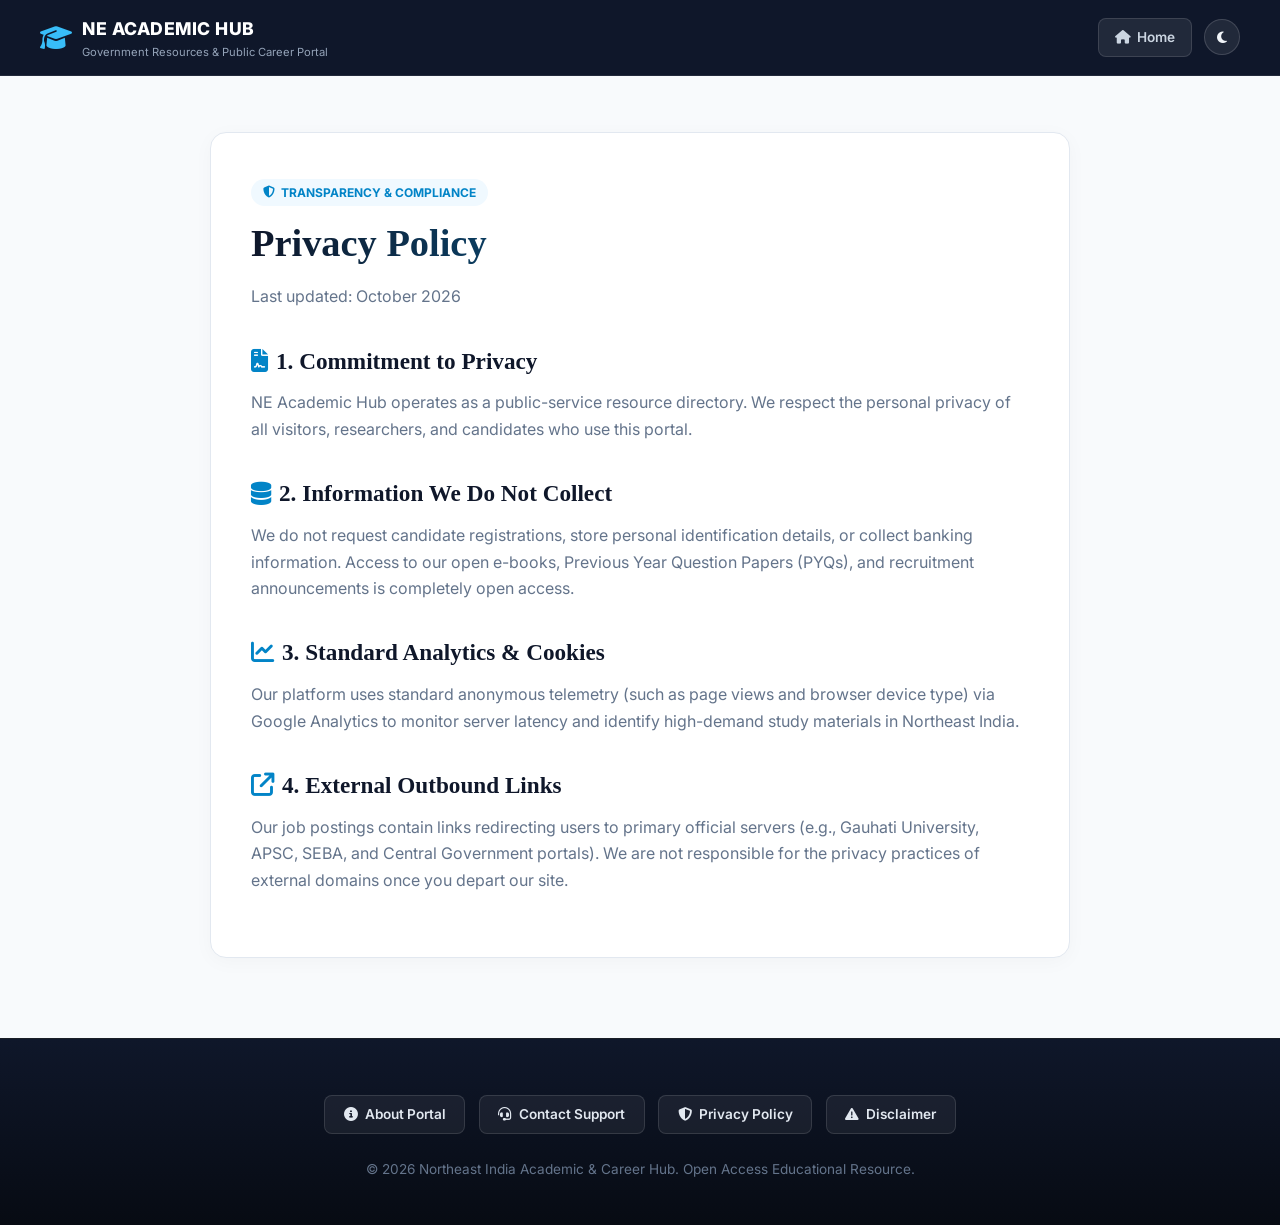
<file: privacy.html>
<!DOCTYPE html>
<html lang="en">
<head>
  <meta charset="UTF-8" />
  <meta name="viewport" content="width=device-width, initial-scale=1.0" />
  <title>Privacy Policy | NE Academic Hub</title>
  
  <meta property="og:type" content="website" />
  <meta property="og:title" content="Privacy Policy | NE Academic Hub" />
  <meta property="og:description" content="Official privacy and data handling practices for NE Academic Hub visitors." />
  <meta property="og:url" content="https://prakashboro1887-max.github.io/Northeast-India/privacy.html" />
  <meta name="theme-color" content="#0f172a" />

  <link rel="preconnect" href="https://fonts.googleapis.com">
  <link rel="preconnect" href="https://fonts.gstatic.com" crossorigin>
  <link href="https://fonts.googleapis.com/css2?family=Inter:wght@400;500;600;700;800&family=JetBrains+Mono:wght@500;600&display=swap" rel="stylesheet">
  <link rel="stylesheet" href="https://cdnjs.cloudflare.com/ajax/libs/font-awesome/6.4.0/css/all.min.css" />

  <style>
    :root {
      --primary: #0284c7;
      --primary-hover: #0369a1;
      --primary-dark: #0f172a;
      --primary-light: #f0f9ff;
      --bg-main: #f8fafc;
      --card-bg: #ffffff;
      --border-color: #e2e8f0;
      --text-main: #0f172a;
      --text-muted: #64748b;
      --font-serif: 'Bookman Old Style', 'Bookman', 'URW Bookman L', 'Georgia', serif;
      --font-sans: 'Inter', -apple-system, BlinkMacSystemFont, sans-serif;
    }

    body.dark-mode {
      --bg-main: #070b13;
      --card-bg: #0f172a;
      --border-color: #1e293b;
      --text-main: #f1f5f9;
      --text-muted: #94a3b8;
      --primary-light: rgba(2, 132, 199, 0.15);
    }

    * { box-sizing: border-box; margin: 0; padding: 0; font-family: var(--font-sans); }
    body { background-color: var(--bg-main); color: var(--text-main); line-height: 1.65; transition: background-color 0.3s ease, color 0.3s ease; -webkit-font-smoothing: antialiased; }

    .top-nav {
      background-color: #0f172a;
      border-bottom: 1px solid rgba(255, 255, 255, 0.08);
      position: sticky;
      top: 0;
      z-index: 1000;
      padding: 0.85rem 1.5rem;
    }

    .nav-container {
      max-width: 1200px;
      margin: 0 auto;
      display: flex;
      justify-content: space-between;
      align-items: center;
    }

    .brand { display: flex; align-items: center; gap: 10px; text-decoration: none; color: #fff; }
    .brand-icon { font-size: 1.6rem; color: #38bdf8; }
    .brand-title { display: block; font-size: 1.1rem; font-weight: 800; letter-spacing: 0.5px; }
    .brand-subtitle { display: block; font-size: 0.7rem; color: #94a3b8; }

    .nav-actions { display: flex; align-items: center; gap: 0.75rem; }
    .nav-btn-back {
      display: inline-flex;
      align-items: center;
      gap: 0.45rem;
      color: #cbd5e1;
      text-decoration: none;
      font-size: 0.85rem;
      font-weight: 600;
      padding: 0.45rem 1rem;
      border-radius: 8px;
      background: rgba(255, 255, 255, 0.08);
      border: 1px solid rgba(255, 255, 255, 0.12);
      transition: all 0.2s ease;
    }
    .nav-btn-back:hover { color: #38bdf8; background: rgba(56, 189, 248, 0.1); border-color: #38bdf8; }

    .theme-toggle-btn {
      background: rgba(255, 255, 255, 0.08);
      border: 1px solid rgba(255, 255, 255, 0.15);
      color: #f1f5f9;
      width: 36px;
      height: 36px;
      border-radius: 50%;
      cursor: pointer;
      display: inline-flex;
      align-items: center;
      justify-content: center;
      transition: all 0.2s;
    }
    .theme-toggle-btn:hover { background: var(--primary); color: #fff; }

    .page-wrapper {
      max-width: 900px;
      margin: 3.5rem auto;
      padding: 0 1.25rem;
    }

    .policy-card {
      background: var(--card-bg);
      border: 1px solid var(--border-color);
      border-radius: 16px;
      padding: 2.8rem 2.5rem;
      box-shadow: 0 4px 20px rgba(15, 23, 42, 0.03);
    }

    .badge-chip {
      background: var(--primary-light);
      color: var(--primary);
      padding: 4px 12px;
      border-radius: 20px;
      font-size: 0.75rem;
      font-weight: 700;
      display: inline-flex;
      align-items: center;
      gap: 0.35rem;
      text-transform: uppercase;
      margin-bottom: 0.8rem;
    }

    .policy-card h1 {
      font-family: var(--font-serif);
      font-size: 2.4rem;
      font-weight: 700;
      line-height: 1.25;
      margin-bottom: 1rem;
      background: linear-gradient(90deg, #0f172a 0%, #0284c7 45%, #0369a1 80%, #0f172a 100%);
      background-size: 200% auto;
      -webkit-background-clip: text;
      -webkit-text-fill-color: transparent;
      animation: movingAurora 7s linear infinite;
    }

    body.dark-mode .policy-card h1 {
      background: linear-gradient(90deg, #f8fafc 0%, #38bdf8 45%, #818cf8 80%, #f8fafc 100%);
      background-size: 200% auto;
      -webkit-background-clip: text;
      -webkit-text-fill-color: transparent;
    }

    @keyframes movingAurora {
      0% { background-position: 0% 50%; }
      100% { background-position: 200% 50%; }
    }

    .policy-card h2 {
      font-family: var(--font-serif);
      font-size: 1.45rem;
      font-weight: 700;
      color: var(--text-main);
      margin: 2rem 0 0.6rem 0;
      display: flex;
      align-items: center;
      gap: 0.5rem;
    }

    .policy-card p {
      color: var(--text-muted);
      font-size: 1rem;
      margin-bottom: 1.2rem;
    }

    .policy-card ul {
      margin: 0 0 1.5rem 1.4rem;
      color: var(--text-muted);
    }

    .policy-card li {
      margin-bottom: 0.65rem;
      font-size: 0.95rem;
    }

    .portal-footer {
      background: linear-gradient(180deg, #0f172a 0%, #070b13 100%);
      color: #94a3b8;
      padding: 3.5rem 1.5rem 2.8rem 1.5rem;
      text-align: center;
      border-top: 1px solid rgba(255, 255, 255, 0.08);
      margin-top: 5rem;
    }

    .footer-nav {
      display: flex;
      justify-content: center;
      gap: 0.85rem;
      margin-bottom: 1.5rem;
      flex-wrap: wrap;
    }

    .footer-nav a {
      color: #e2e8f0 !important;
      text-decoration: none !important;
      font-size: 0.85rem;
      font-weight: 600;
      padding: 0.45rem 1.15rem;
      border-radius: 8px;
      background: rgba(255, 255, 255, 0.06);
      border: 1px solid rgba(255, 255, 255, 0.12);
      transition: all 0.2s ease;
      display: inline-flex;
      align-items: center;
      gap: 0.45rem;
    }

    .footer-nav a:hover {
      background: rgba(56, 189, 248, 0.15);
      border-color: #38bdf8;
      color: #38bdf8 !important;
      transform: translateY(-2px);
    }

    .footer-copy { font-size: 0.85rem; color: #64748b; margin-top: 0.6rem; }

    @media (max-width: 600px) {
      .policy-card { padding: 1.8rem 1.25rem; }
      .policy-card h1 { font-size: 1.8rem; }
    }
  </style>
</head>
<body>

  <header class="top-nav">
    <div class="nav-container">
      <a href="index.html" class="brand">
        <i class="fa-solid fa-graduation-cap brand-icon"></i>
        <div>
          <span class="brand-title">NE ACADEMIC HUB</span>
          <span class="brand-subtitle">Government Resources & Public Career Portal</span>
        </div>
      </a>
      <div class="nav-actions">
        <a href="index.html" class="nav-btn-back"><i class="fa-solid fa-house"></i> Home</a>
        <button id="themeToggleBtn" class="theme-toggle-btn" onclick="toggleTheme()" title="Switch Theme">
          <i class="fa-solid fa-moon" id="themeIcon"></i>
        </button>
      </div>
    </div>
  </header>

  <main class="page-wrapper">
    <article class="policy-card">
      <span class="badge-chip"><i class="fa-solid fa-shield-halved"></i> Transparency & Compliance</span>
      <h1>Privacy Policy</h1>
      <p>Last updated: October 2026</p>

      <h2><i class="fa-solid fa-file-contract" style="color: var(--primary);"></i> 1. Commitment to Privacy</h2>
      <p>NE Academic Hub operates as a public-service resource directory. We respect the personal privacy of all visitors, researchers, and candidates who use this portal.</p>

      <h2><i class="fa-solid fa-database" style="color: var(--primary);"></i> 2. Information We Do Not Collect</h2>
      <p>We do not request candidate registrations, store personal identification details, or collect banking information. Access to our open e-books, Previous Year Question Papers (PYQs), and recruitment announcements is completely open access.</p>

      <h2><i class="fa-solid fa-chart-line" style="color: var(--primary);"></i> 3. Standard Analytics & Cookies</h2>
      <p>Our platform uses standard anonymous telemetry (such as page views and browser device type) via Google Analytics to monitor server latency and identify high-demand study materials in Northeast India.</p>

      <h2><i class="fa-solid fa-arrow-up-right-from-square" style="color: var(--primary);"></i> 4. External Outbound Links</h2>
      <p>Our job postings contain links redirecting users to primary official servers (e.g., Gauhati University, APSC, SEBA, and Central Government portals). We are not responsible for the privacy practices of external domains once you depart our site.</p>
    </article>
  </main>

  <footer class="portal-footer">
    <div class="footer-nav">
      <a href="about.html"><i class="fa-solid fa-circle-info"></i> About Portal</a>
      <a href="contact.html"><i class="fa-solid fa-headset"></i> Contact Support</a>
      <a href="privacy.html"><i class="fa-solid fa-shield-halved"></i> Privacy Policy</a>
      <a href="disclaimer.html"><i class="fa-solid fa-triangle-exclamation"></i> Disclaimer</a>
    </div>
    <p class="footer-copy">&copy; 2026 Northeast India Academic & Career Hub. Open Access Educational Resource.</p>
  </footer>

  <script>
    function toggleTheme() {
      const isDark = document.body.classList.toggle('dark-mode');
      const icon = document.getElementById('themeIcon');
      if (icon) icon.className = isDark ? 'fa-solid fa-sun' : 'fa-solid fa-moon';
      localStorage.setItem('theme', isDark ? 'dark' : 'light');
    }
    if (localStorage.getItem('theme') === 'dark') {
      document.body.classList.add('dark-mode');
      const icon = document.getElementById('themeIcon');
      if (icon) icon.className = 'fa-solid fa-sun';
    }
  </script>
</body>
</html>
</file>
